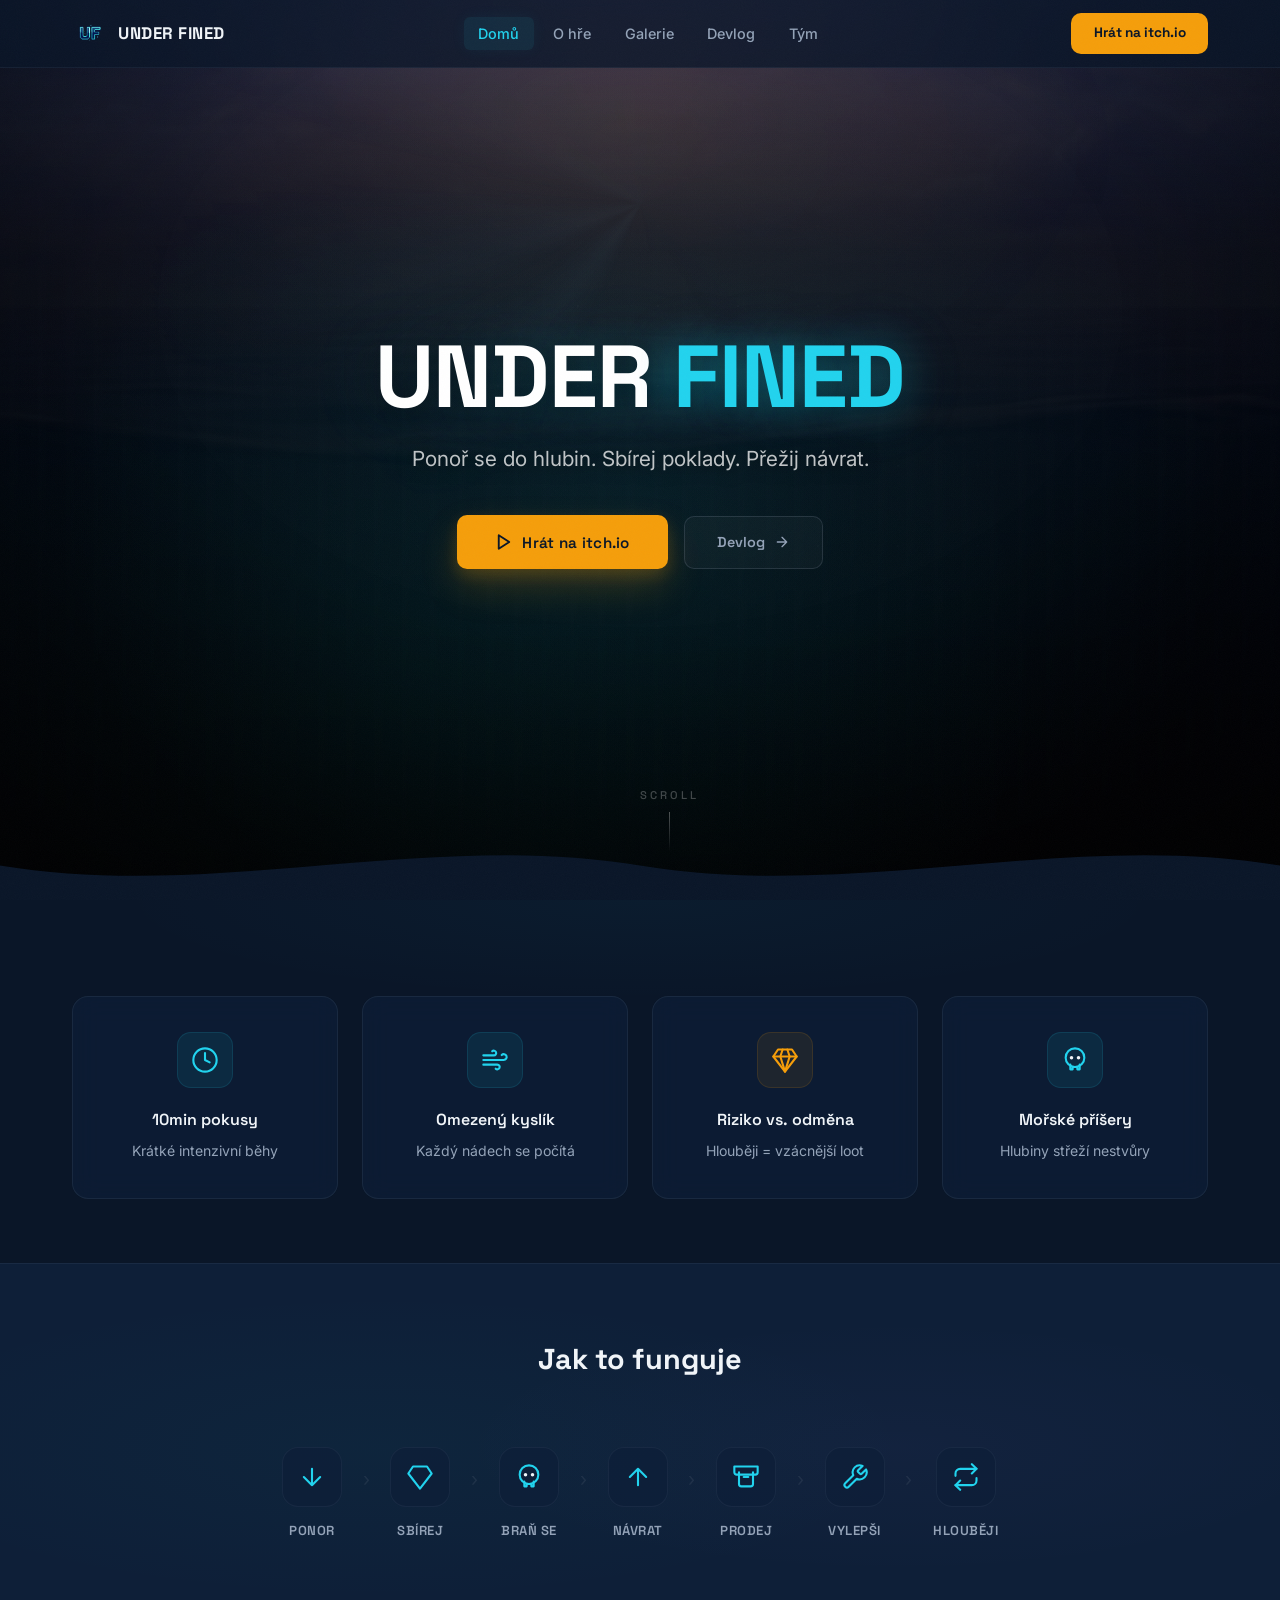
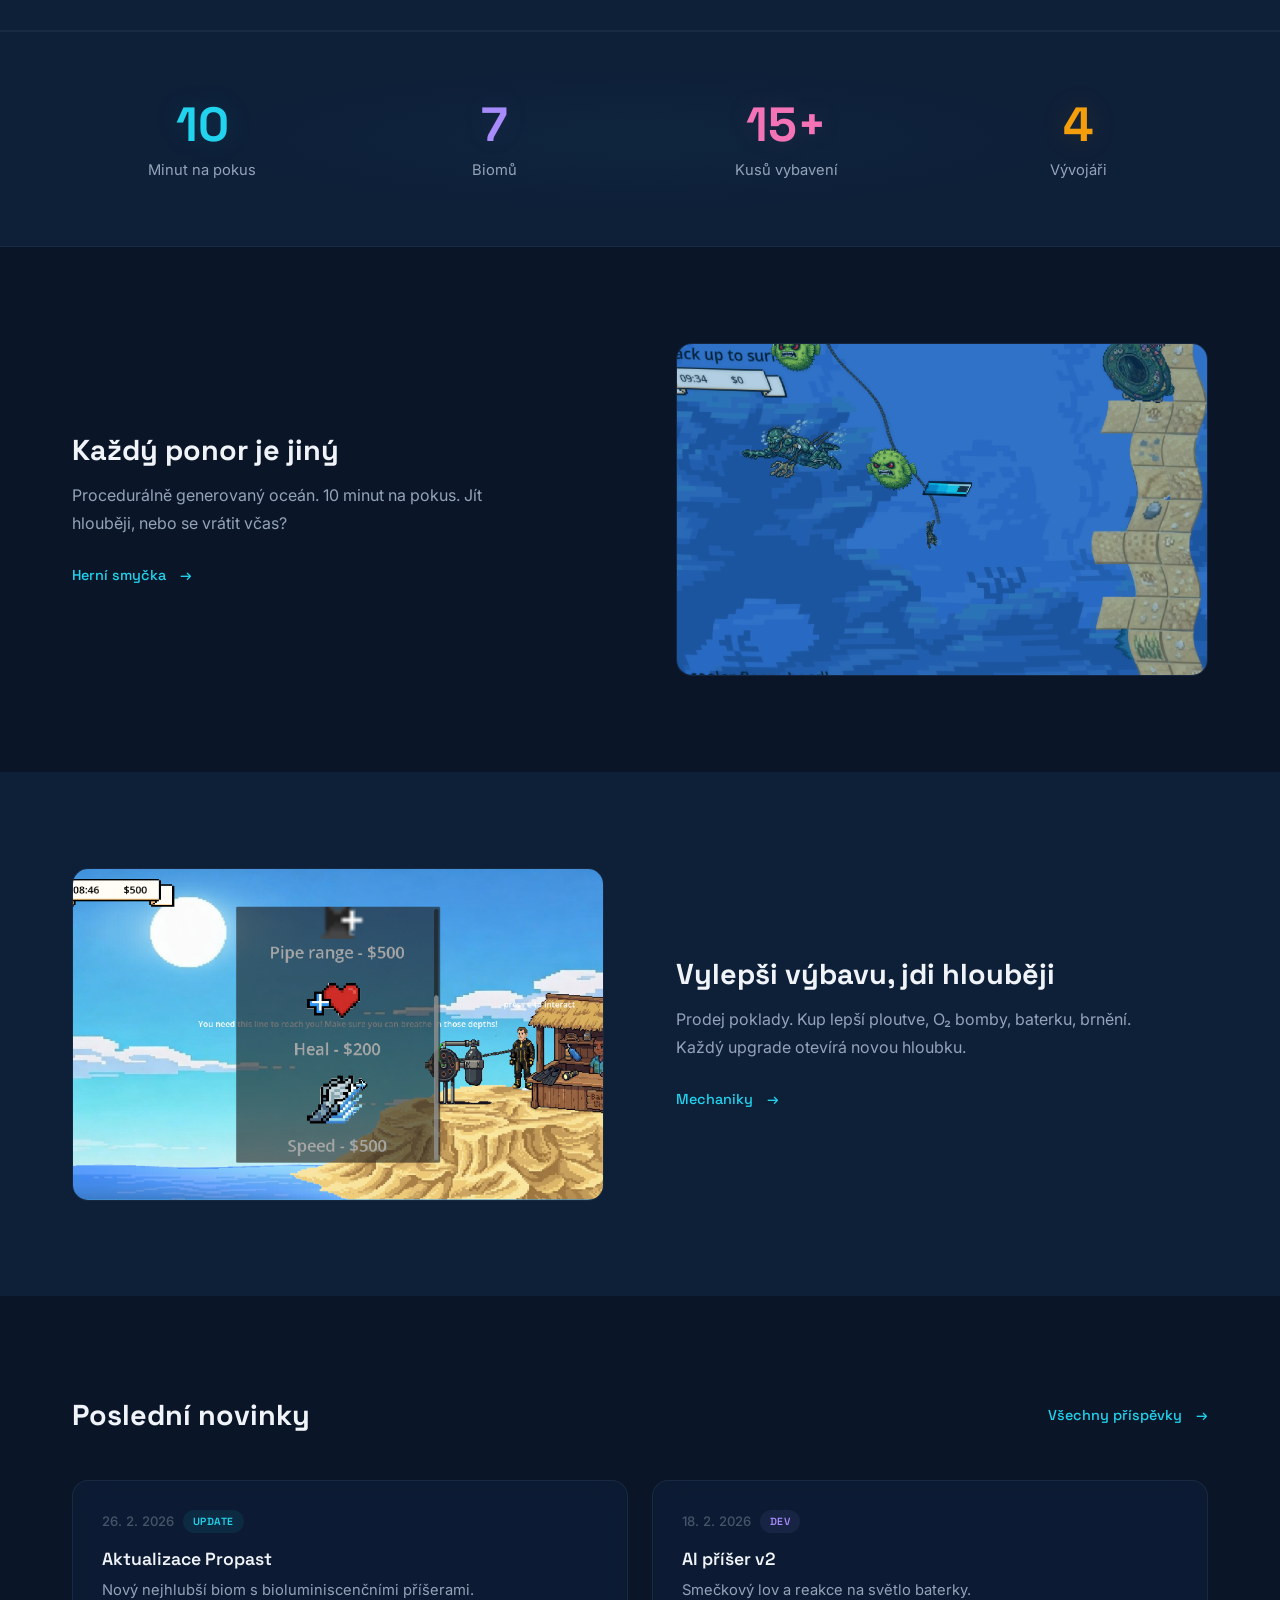
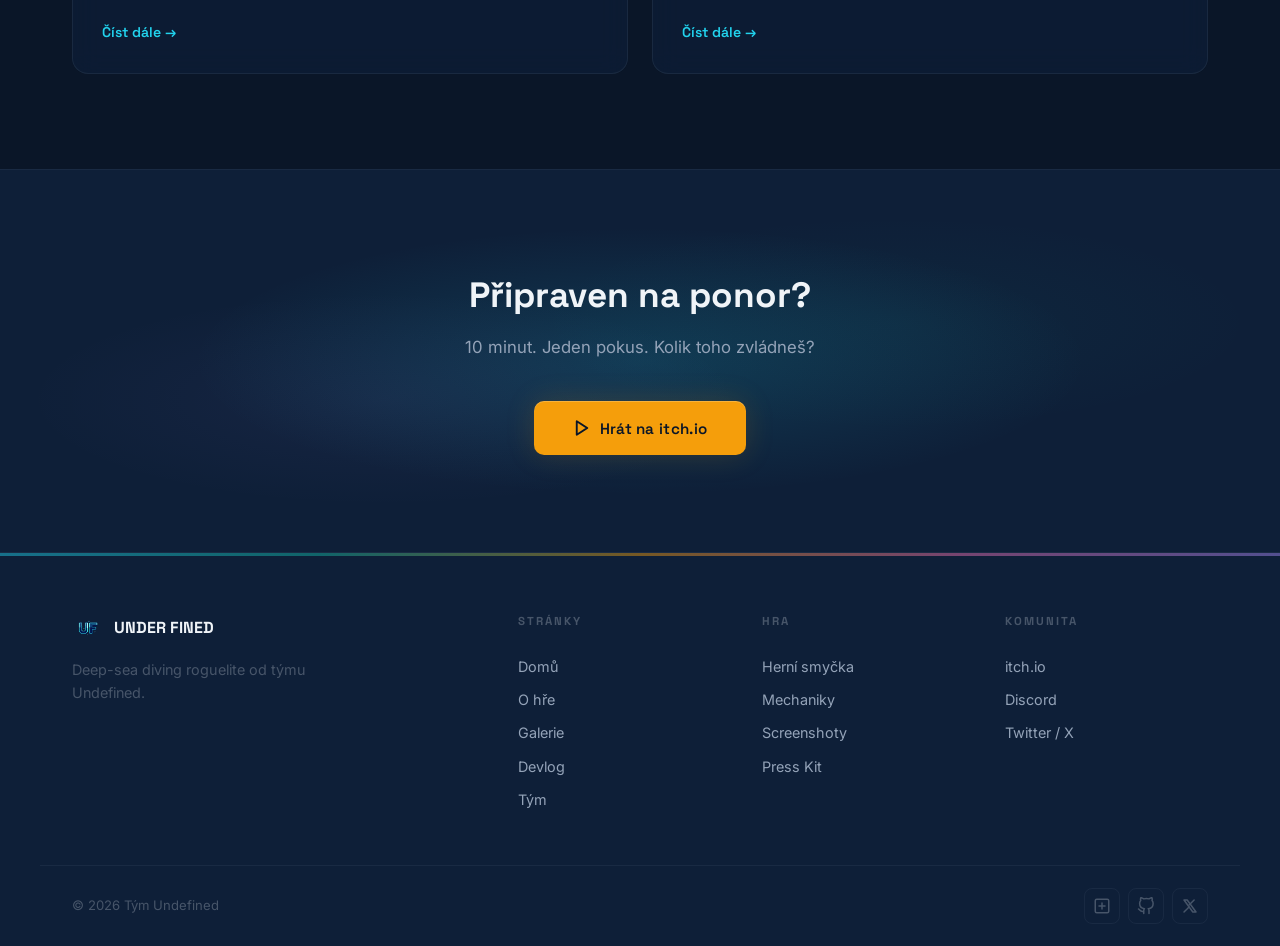
<file: index.html>
<!DOCTYPE html>
<html lang="cs">
<head>
  <meta charset="UTF-8">
  <meta name="viewport" content="width=device-width, initial-scale=1.0">
  <title>UNDER FINED — Deep-Sea Diving Roguelite</title>
  <meta name="description" content="UNDER FINED — 10minutový deep-sea diving roguelite. Ponoř se, sbírej poklady, přežij hlubiny.">
  <link rel="stylesheet" href="style.css">
  <link rel="icon" type="image/png" href="photos/logo.png">
</head>
<body>

<!-- NAV -->
<nav class="nav" id="navbar">
  <div class="nav__inner">
    <a href="index.html" class="nav__logo">
      <span class="nav__logo-icon">
        <img src="photos/logo.png" alt="UNDER FINED">
      </span>
      <span class="nav__logo-text">UNDER FINED</span>
    </a>
    <ul class="nav__links" id="navLinks">
      <li><a href="index.html" class="nav__link">Domů</a></li>
      <li><a href="about.html" class="nav__link">O hře</a></li>
      <li><a href="gallery.html" class="nav__link">Galerie</a></li>
      <li><a href="devlog.html" class="nav__link">Devlog</a></li>
      <li><a href="team.html" class="nav__link">Tým</a></li>
    </ul>
    <a href="https://jadiefication.itch.io/underfined" target="_blank" rel="noopener" class="nav__cta">Hrát na itch.io</a>
    <button class="nav__toggle" id="navToggle" aria-label="Menu">
      <span></span><span></span><span></span>
    </button>
  </div>
</nav>

<!-- HERO -->
<section class="hero" id="hero">
  <!-- parallax background layers -->
  <div class="hero__bg">
    <div class="hero__layer hero__layer--photo"></div>
    <div class="hero__layer hero__layer--sky"></div>
    <div class="hero__layer hero__layer--surface"></div>
    <div class="hero__layer hero__layer--deep"></div>
    <div class="hero__layer hero__layer--rays"></div>
    <div class="hero__layer hero__layer--particles"></div>
    <div class="hero__bubbles" id="heroBubbles" aria-hidden="true"></div>
    <div class="hero__vignette" aria-hidden="true"></div>
  </div>

  <!-- content -->
  <div class="hero__content">
    <h1 class="hero__title">UNDER <span class="accent">FINED</span></h1>
    <p class="hero__subtitle">Ponoř se do hlubin. Sbírej poklady. Přežij návrat.</p>
    <div class="hero__actions">
      <a href="https://jadiefication.itch.io/underfined" target="_blank" rel="noopener" class="btn btn--primary btn--glow">
        <!-- Play icon -->
        <svg width="18" height="18" viewBox="0 0 24 24" fill="none" stroke="currentColor" stroke-width="2.5" stroke-linecap="round" stroke-linejoin="round"><polygon points="5 3 19 12 5 21 5 3"/></svg>
        Hrát na itch.io
      </a>
      <a href="devlog.html" class="btn btn--secondary">
        Devlog
        <svg width="16" height="16" viewBox="0 0 24 24" fill="none" stroke="currentColor" stroke-width="2" stroke-linecap="round" stroke-linejoin="round"><path d="M5 12h14M12 5l7 7-7 7"/></svg>
      </a>
    </div>
  </div>
  <div class="hero__scroll">
    <span class="hero__scroll-label">scroll</span>
    <div class="hero__scroll-line"></div>
  </div>
  <div class="hero__wave">
    <svg viewBox="0 0 1440 80" fill="none" xmlns="http://www.w3.org/2000/svg" preserveAspectRatio="none">
      <path d="M0 40C240 80 480 0 720 40C960 80 1200 0 1440 40V80H0Z" fill="#0a1628"/>
    </svg>
  </div>
</section>

<!-- PILL FEATURES -->
<section class="pills" id="features">
  <div class="container">
    <div class="pills__grid">
      <div class="pill reveal">
        <div class="pill__icon">
          <!-- Clock icon -->
          <svg viewBox="0 0 24 24"><circle cx="12" cy="12" r="10"/><polyline points="12 6 12 12 16 14"/></svg>
        </div>
        <h3>10min pokusy</h3>
        <p>Krátké intenzivní běhy</p>
      </div>
      <div class="pill reveal reveal-d1">
        <div class="pill__icon">
          <!-- Wind / O2 icon -->
          <svg viewBox="0 0 24 24"><path d="M9.59 4.59A2 2 0 1 1 11 8H2m10.59 11.41A2 2 0 1 0 14 16H2m15.73-8.27A2.5 2.5 0 1 1 19.5 12H2"/></svg>
        </div>
        <h3>Omezený kyslík</h3>
        <p>Každý nádech se počítá</p>
      </div>
      <div class="pill reveal reveal-d2">
        <div class="pill__icon pill__icon--sand">
          <!-- Diamond / treasure icon -->
          <svg viewBox="0 0 24 24"><path d="M6 3h12l4 6-10 13L2 9z"/><path d="M2 9h20"/><path d="M10 3l-2 6 4 13 4-13-2-6"/></svg>
        </div>
        <h3>Riziko vs. odměna</h3>
        <p>Hlouběji = vzácnější loot</p>
      </div>
      <div class="pill reveal reveal-d3">
        <div class="pill__icon">
          <!-- Skull / monster icon -->
          <svg viewBox="0 0 24 24"><circle cx="12" cy="10" r="8"/><path d="M8 16v4h2v-2h4v2h2v-4"/><circle cx="9" cy="10" r="1.5" fill="currentColor" stroke="none"/><circle cx="15" cy="10" r="1.5" fill="currentColor" stroke="none"/></svg>
        </div>
        <h3>Mořské příšery</h3>
        <p>Hlubiny střeží nestvůry</p>
      </div>
    </div>
  </div>
</section>

<!-- HOW IT WORKS -->
<section class="how-strip">
  <div class="container">
    <h2 class="reveal">Jak to funguje</h2>
    <div class="how-strip__flow reveal reveal-d1">
      <div class="how-step">
        <div class="how-step__icon">
          <svg viewBox="0 0 24 24"><path d="M12 5v14M5 12l7 7 7-7"/></svg>
        </div>
        <span class="how-step__label">Ponor</span>
      </div>
      <span class="how-arrow">&rsaquo;</span>
      <div class="how-step">
        <div class="how-step__icon">
          <svg viewBox="0 0 24 24"><path d="M6 3h12l4 6-10 13L2 9z"/></svg>
        </div>
        <span class="how-step__label">Sbírej</span>
      </div>
      <span class="how-arrow">&rsaquo;</span>
      <div class="how-step">
        <div class="how-step__icon">
          <svg viewBox="0 0 24 24"><circle cx="12" cy="10" r="8"/><path d="M8 16v4h2v-2h4v2h2v-4"/><circle cx="9" cy="10" r="1.5" fill="currentColor" stroke="none"/><circle cx="15" cy="10" r="1.5" fill="currentColor" stroke="none"/></svg>
        </div>
        <span class="how-step__label">Braň se</span>
      </div>
      <span class="how-arrow">&rsaquo;</span>
      <div class="how-step">
        <div class="how-step__icon">
          <svg viewBox="0 0 24 24"><path d="M12 19V5M5 12l7-7 7 7"/></svg>
        </div>
        <span class="how-step__label">Návrat</span>
      </div>
      <span class="how-arrow">&rsaquo;</span>
      <div class="how-step">
        <div class="how-step__icon">
          <svg viewBox="0 0 24 24"><path d="M2 3h20v5a2 2 0 0 1-2 2H4a2 2 0 0 1-2-2V3z"/><path d="M6 8v10a2 2 0 0 0 2 2h8a2 2 0 0 0 2-2V8"/><path d="M10 12h4"/></svg>
        </div>
        <span class="how-step__label">Prodej</span>
      </div>
      <span class="how-arrow">&rsaquo;</span>
      <div class="how-step">
        <div class="how-step__icon">
          <svg viewBox="0 0 24 24"><path d="M14.7 6.3a1 1 0 0 0 0 1.4l1.6 1.6a1 1 0 0 0 1.4 0l3.77-3.77a6 6 0 0 1-7.94 7.94l-6.91 6.91a2.12 2.12 0 0 1-3-3l6.91-6.91a6 6 0 0 1 7.94-7.94l-3.76 3.76z"/></svg>
        </div>
        <span class="how-step__label">Vylepši</span>
      </div>
      <span class="how-arrow">&rsaquo;</span>
      <div class="how-step">
        <div class="how-step__icon">
          <svg viewBox="0 0 24 24"><polyline points="17 1 21 5 17 9"/><path d="M3 11V9a4 4 0 0 1 4-4h14"/><polyline points="7 23 3 19 7 15"/><path d="M21 13v2a4 4 0 0 1-4 4H3"/></svg>
        </div>
        <span class="how-step__label">Hlouběji</span>
      </div>
    </div>
  </div>
</section>

<!-- STATS -->
<section class="stats">
  <div class="container">
    <div class="stats__grid reveal">
      <div class="stat">
        <p class="stat__number stat__number--cyan">10</p>
        <p class="stat__label">Minut na pokus</p>
      </div>
      <div class="stat">
        <p class="stat__number stat__number--purple">7</p>
        <p class="stat__label">Biomů</p>
      </div>
      <div class="stat">
        <p class="stat__number stat__number--coral">15+</p>
        <p class="stat__label">Kusů vybavení</p>
      </div>
      <div class="stat">
        <p class="stat__number stat__number--sand">4</p>
        <p class="stat__label">Vývojáři</p>
      </div>
    </div>
  </div>
</section>

<!-- FEATURE: DIVE -->
<section class="feature-row">
  <div class="container">
    <div class="feature-row__layout">
      <div class="feature-row__text reveal">
        <h2>Každý ponor je jiný</h2>
        <p>Procedurálně generovaný oceán. 10 minut na pokus. Jít hlouběji, nebo se vrátit včas?</p>
        <a href="about.html#loop" class="btn btn--ghost">
          Herní smyčka <span class="arrow">&rarr;</span>
        </a>
      </div>
      <div class="reveal reveal-d2">
        <div class="img-placeholder">
          <img src="web-photos/water.png" alt="Gameplay – podmořský svět">
        </div>
      </div>
    </div>
  </div>
</section>

<!-- FEATURE: UPGRADE -->
<section class="feature-row feature-row--reversed" style="background: var(--bg-alt);">
  <div class="container">
    <div class="feature-row__layout">
      <div class="feature-row__text reveal">
        <h2>Vylepši výbavu, jdi hlouběji</h2>
        <p>Prodej poklady. Kup lepší ploutve, O₂ bomby, baterku, brnění. Každý upgrade otevírá novou hloubku.</p>
        <a href="about.html#mechanics" class="btn btn--ghost">
          Mechaniky <span class="arrow">&rarr;</span>
        </a>
      </div>
      <div class="reveal reveal-d2">
        <div class="img-placeholder">
          <img src="web-photos/shop.png" alt="Obchod">
        </div>
      </div>
    </div>
  </div>
</section>

<!-- LATEST DEVLOG -->
<section class="latest">
  <div class="container">
    <div class="latest__header reveal">
      <h2>Poslední novinky</h2>
      <a href="devlog.html" class="btn btn--ghost">Všechny příspěvky <span class="arrow">&rarr;</span></a>
    </div>
    <div class="latest__grid">
      <div class="devlog-card reveal reveal-d1">
        <div class="devlog-card__meta">
          <span class="devlog-card__date">26. 2. 2026</span>
          <span class="devlog-card__tag devlog-card__tag--update">Update</span>
        </div>
        <h3>Aktualizace Propast</h3>
        <p>Nový nejhlubší biom s bioluminiscenčními příšerami.</p>
        <a href="post.html" class="devlog-card__link">Číst dále &rarr;</a>
      </div>
      <div class="devlog-card reveal reveal-d2">
        <div class="devlog-card__meta">
          <span class="devlog-card__date">18. 2. 2026</span>
          <span class="devlog-card__tag devlog-card__tag--dev">Dev</span>
        </div>
        <h3>AI příšer v2</h3>
        <p>Smečkový lov a reakce na světlo baterky.</p>
        <a href="post.html" class="devlog-card__link">Číst dále &rarr;</a>
      </div>
    </div>
  </div>
</section>

<!-- CTA -->
<section class="cta-banner">
  <div class="container">
    <div class="cta-banner__inner reveal">
      <h2>Připraven na ponor?</h2>
      <p>10 minut. Jeden pokus. Kolik toho zvládneš?</p>
      <a href="https://jadiefication.itch.io/underfined" target="_blank" rel="noopener" class="btn btn--primary">
        <svg width="18" height="18" viewBox="0 0 24 24" fill="none" stroke="currentColor" stroke-width="2.5" stroke-linecap="round" stroke-linejoin="round"><polygon points="5 3 19 12 5 21 5 3"/></svg>
        Hrát na itch.io
      </a>
    </div>
  </div>
</section>

<!-- FOOTER -->
<footer class="footer">
  <div class="footer__accent-line"></div>
  <div class="footer__top">
    <div class="footer__brand">
      <div class="footer__brand-logo">
        <span class="logo-icon">
          <img src="photos/logo.png" alt="UNDER FINED">
        </span>
        <span class="logo-text">UNDER FINED</span>
      </div>
      <p>Deep-sea diving roguelite od týmu Undefined.</p>
    </div>
    <div class="footer__col">
      <h4>Stránky</h4>
      <a href="index.html">Domů</a>
      <a href="about.html">O hře</a>
      <a href="gallery.html">Galerie</a>
      <a href="devlog.html">Devlog</a>
      <a href="team.html">Tým</a>
    </div>
    <div class="footer__col">
      <h4>Hra</h4>
      <a href="about.html#loop">Herní smyčka</a>
      <a href="about.html#mechanics">Mechaniky</a>
      <a href="gallery.html">Screenshoty</a>
      <a href="presskit.html">Press Kit</a>
    </div>
    <div class="footer__col">
      <h4>Komunita</h4>
      <a href="https://jadiefication.itch.io/underfined" target="_blank">itch.io</a>
      <a href="#">Discord</a>
      <a href="#">Twitter / X</a>
    </div>
  </div>
  <div class="footer__bottom">
    <span class="footer__copy">&copy; 2026 Tým Undefined</span>
    <div class="footer__socials">
      <a href="https://jadiefication.itch.io/underfined" target="_blank" rel="noopener" class="footer__social" title="itch.io">
        <svg viewBox="0 0 24 24" fill="none" stroke="currentColor" stroke-width="2" stroke-linecap="round" stroke-linejoin="round"><rect x="3" y="3" width="18" height="18" rx="2"/><path d="M8 12h8M12 8v8"/></svg>
      </a>
      <a href="#" class="footer__social" title="Discord">
        <svg viewBox="0 0 24 24" fill="none" stroke="currentColor" stroke-width="2" stroke-linecap="round" stroke-linejoin="round"><path d="M9 19c-5 1.5-5-2.5-7-3m14 6v-3.87a3.37 3.37 0 0 0-.94-2.61c3.14-.35 6.44-1.54 6.44-7A5.44 5.44 0 0 0 20 4.77 5.07 5.07 0 0 0 19.91 1S18.73.65 16 2.48a13.38 13.38 0 0 0-7 0C6.27.65 5.09 1 5.09 1A5.07 5.07 0 0 0 5 4.77a5.44 5.44 0 0 0-1.5 3.78c0 5.42 3.3 6.61 6.44 7A3.37 3.37 0 0 0 9 18.13V22"/></svg>
      </a>
      <a href="#" class="footer__social" title="Twitter / X">
        <svg viewBox="0 0 24 24" fill="none" stroke="currentColor" stroke-width="2" stroke-linecap="round" stroke-linejoin="round"><path d="M4 4l11.733 16h4.267l-11.733-16z"/><path d="M4 20l6.768-6.768M17.5 4l-6.768 6.768"/></svg>
      </a>
    </div>
  </div>
</footer>

<div class="page-bubbles" id="pageBubbles"></div>

<script src="main.js"></script>
</body>
</html>
</file>
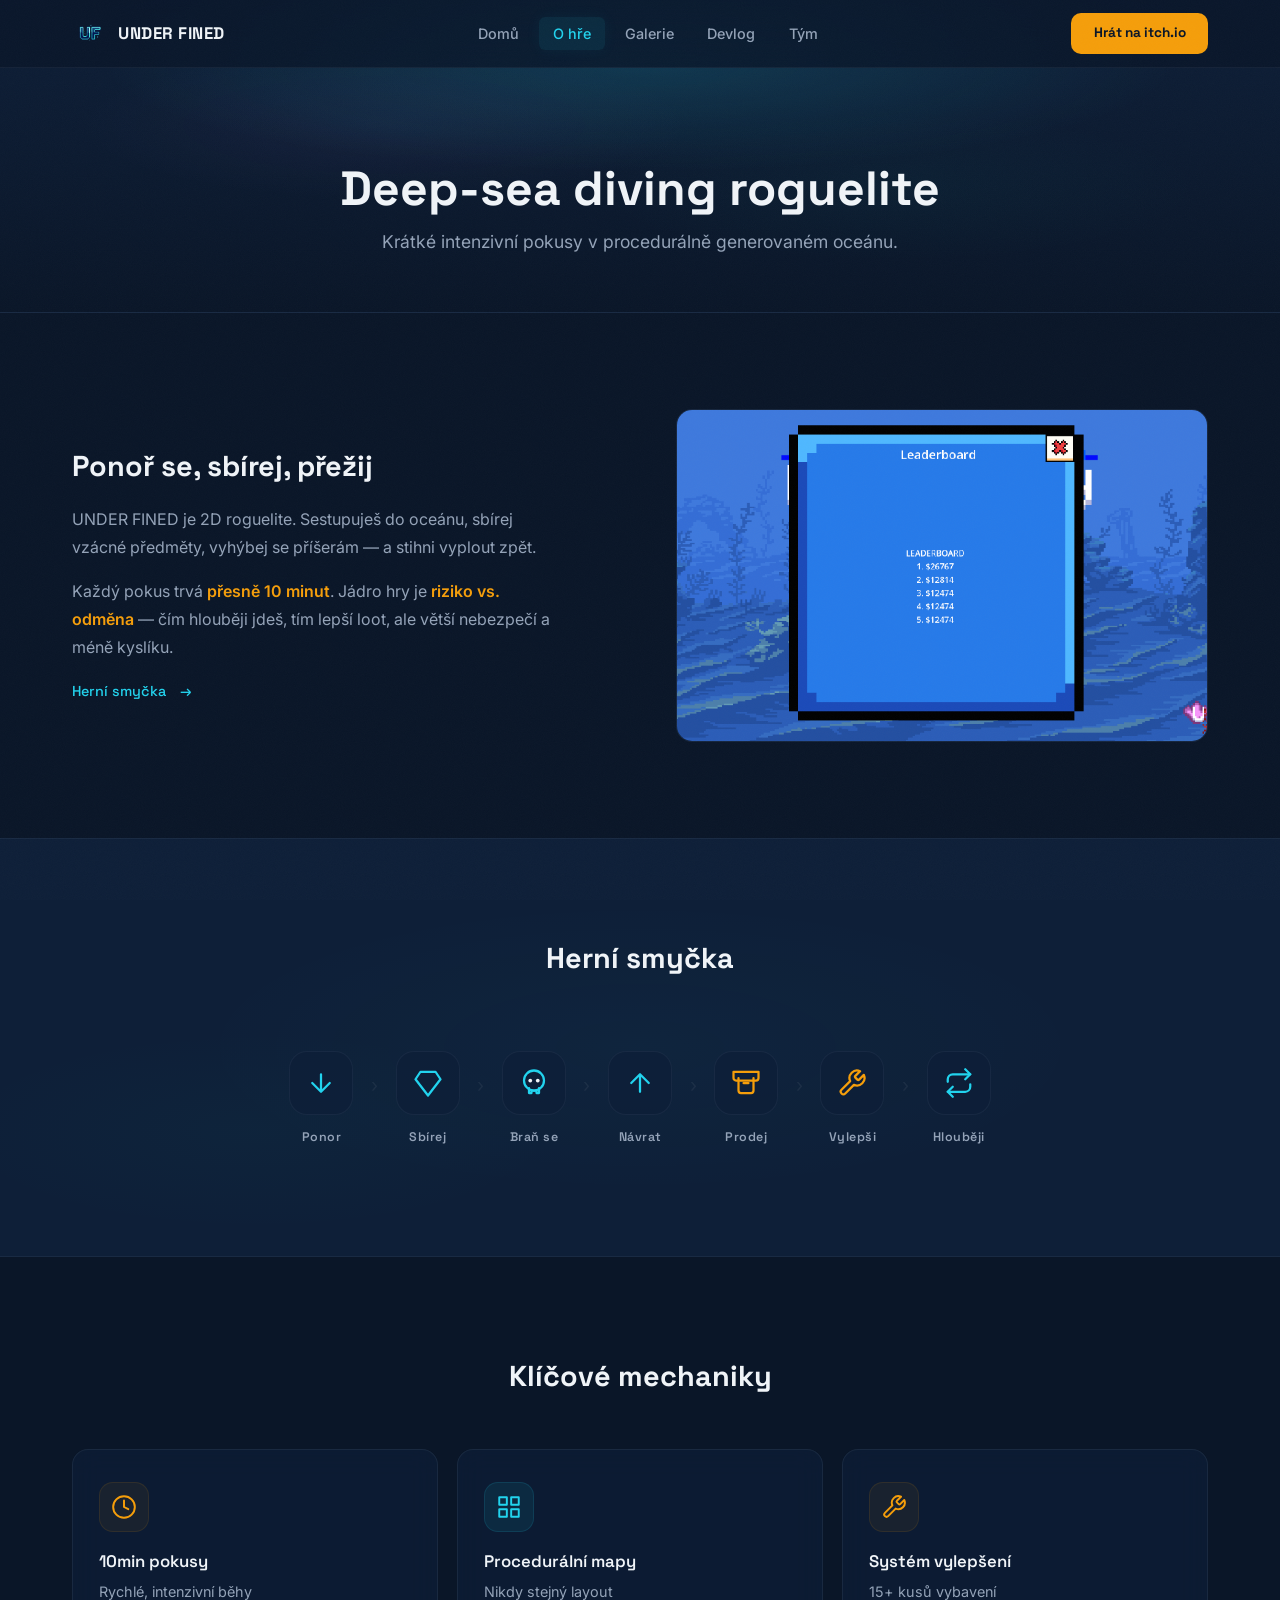
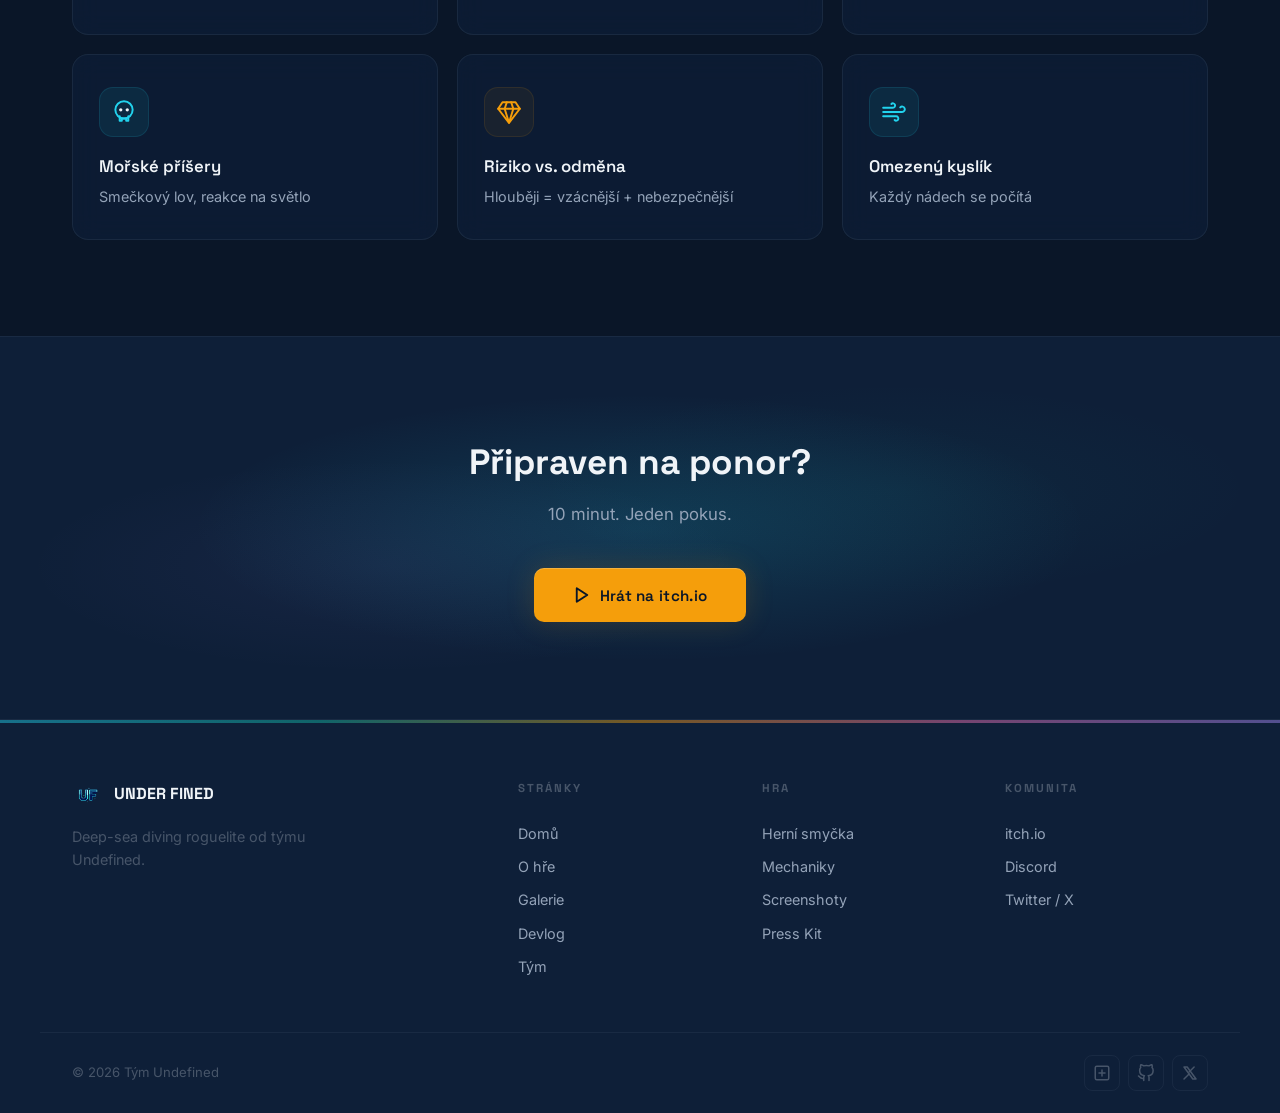
<file: about.html>
<!DOCTYPE html>
<html lang="cs">
<head>
  <meta charset="UTF-8">
  <meta name="viewport" content="width=device-width, initial-scale=1.0">
  <title>O hře — UNDER FINED</title>
  <meta name="description" content="Herní mechaniky a koncept UNDER FINED — deep-sea diving roguelite.">
  <link rel="stylesheet" href="style.css">
  <link rel="icon" type="image/png" href="photos/logo.png">
</head>
<body>

<!-- NAV -->
<nav class="nav" id="navbar">
  <div class="nav__inner">
    <a href="index.html" class="nav__logo">
      <span class="nav__logo-icon">
        <img src="photos/logo.png" alt="UNDER FINED">
      </span>
      <span class="nav__logo-text">UNDER FINED</span>
    </a>
    <ul class="nav__links" id="navLinks">
      <li><a href="index.html" class="nav__link">Domů</a></li>
      <li><a href="about.html" class="nav__link">O hře</a></li>
      <li><a href="gallery.html" class="nav__link">Galerie</a></li>
      <li><a href="devlog.html" class="nav__link">Devlog</a></li>
      <li><a href="team.html" class="nav__link">Tým</a></li>
    </ul>
    <a href="https://jadiefication.itch.io/underfined" target="_blank" rel="noopener" class="nav__cta">Hrát na itch.io</a>
    <button class="nav__toggle" id="navToggle" aria-label="Menu">
      <span></span><span></span><span></span>
    </button>
  </div>
</nav>

<!-- PAGE HEADER -->
<header class="page-header">
  <div class="container">
    <h1>Deep-sea diving roguelite</h1>
    <p>Krátké intenzivní pokusy v procedurálně generovaném oceánu.</p>
  </div>
</header>

<!-- CONCEPT -->
<section class="concept">
  <div class="container">
    <div class="concept__layout">
      <div class="concept__text reveal">
        <h2>Ponoř se, sbírej, přežij</h2>
        <p>UNDER FINED je 2D roguelite. Sestupuješ do oceánu, sbírej vzácné předměty, vyhýbej se příšerám — a stihni vyplout zpět.</p>
        <p>Každý pokus trvá <span class="hl">přesně 10 minut</span>. Jádro hry je <span class="hl">riziko vs. odměna</span> — čím hlouběji jdeš, tím lepší loot, ale větší nebezpečí a méně kyslíku.</p>
        <a href="#loop" class="btn btn--ghost">
          Herní smyčka <span class="arrow">&rarr;</span>
        </a>
      </div>
      <div class="reveal reveal-d2">
        <div class="img-placeholder">
          
          <img src="web-photos/leaderboard.png" alt="Concept art">
          <span>Concept art</span>
        </div>
      </div>
    </div>
  </div>
</section>

<!-- GAME LOOP -->
<section class="loop-section" id="loop">
  <div class="container text-center">
    <h2 class="reveal">Herní smyčka</h2>
    <div class="loop reveal reveal-d1">
      <div class="loop__step">
        <div class="loop__icon">
          <svg viewBox="0 0 24 24"><path d="M12 5v14M5 12l7 7 7-7"/></svg>
        </div>
        <span class="loop__label">Ponor</span>
      </div>
      <span class="loop__arrow">&rsaquo;</span>
      <div class="loop__step">
        <div class="loop__icon">
          <svg viewBox="0 0 24 24"><path d="M6 3h12l4 6-10 13L2 9z"/></svg>
        </div>
        <span class="loop__label">Sbírej</span>
      </div>
      <span class="loop__arrow">&rsaquo;</span>
      <div class="loop__step">
        <div class="loop__icon">
          <svg viewBox="0 0 24 24"><circle cx="12" cy="10" r="8"/><path d="M8 16v4h2v-2h4v2h2v-4"/><circle cx="9" cy="10" r="1.5" fill="currentColor" stroke="none"/><circle cx="15" cy="10" r="1.5" fill="currentColor" stroke="none"/></svg>
        </div>
        <span class="loop__label">Braň se</span>
      </div>
      <span class="loop__arrow">&rsaquo;</span>
      <div class="loop__step">
        <div class="loop__icon">
          <svg viewBox="0 0 24 24"><path d="M12 19V5M5 12l7-7 7 7"/></svg>
        </div>
        <span class="loop__label">Návrat</span>
      </div>
      <span class="loop__arrow">&rsaquo;</span>
      <div class="loop__step">
        <div class="loop__icon loop__icon--sand">
          <svg viewBox="0 0 24 24"><path d="M2 3h20v5a2 2 0 0 1-2 2H4a2 2 0 0 1-2-2V3z"/><path d="M6 8v10a2 2 0 0 0 2 2h8a2 2 0 0 0 2-2V8"/><path d="M10 12h4"/></svg>
        </div>
        <span class="loop__label">Prodej</span>
      </div>
      <span class="loop__arrow">&rsaquo;</span>
      <div class="loop__step">
        <div class="loop__icon loop__icon--sand">
          <svg viewBox="0 0 24 24"><path d="M14.7 6.3a1 1 0 0 0 0 1.4l1.6 1.6a1 1 0 0 0 1.4 0l3.77-3.77a6 6 0 0 1-7.94 7.94l-6.91 6.91a2.12 2.12 0 0 1-3-3l6.91-6.91a6 6 0 0 1 7.94-7.94l-3.76 3.76z"/></svg>
        </div>
        <span class="loop__label">Vylepši</span>
      </div>
      <span class="loop__arrow">&rsaquo;</span>
      <div class="loop__step">
        <div class="loop__icon">
          <svg viewBox="0 0 24 24"><polyline points="17 1 21 5 17 9"/><path d="M3 11V9a4 4 0 0 1 4-4h14"/><polyline points="7 23 3 19 7 15"/><path d="M21 13v2a4 4 0 0 1-4 4H3"/></svg>
        </div>
        <span class="loop__label">Hlouběji</span>
      </div>
    </div>
  </div>
</section>

<!-- KEY MECHANICS -->
<section class="mechanics" id="mechanics">
  <div class="container">
    <h2 class="reveal">Klíčové mechaniky</h2>
    <div class="mechanics__grid">
      <div class="mech-card reveal">
        <div class="mech-card__icon">
          <svg viewBox="0 0 24 24"><circle cx="12" cy="12" r="10"/><polyline points="12 6 12 12 16 14"/></svg>
        </div>
        <h3>10min pokusy</h3>
        <p>Rychlé, intenzivní běhy</p>
      </div>
      <div class="mech-card reveal reveal-d1">
        <div class="mech-card__icon mech-card__icon--cyan">
          <svg viewBox="0 0 24 24"><rect x="3" y="3" width="7" height="7"/><rect x="14" y="3" width="7" height="7"/><rect x="14" y="14" width="7" height="7"/><rect x="3" y="14" width="7" height="7"/></svg>
        </div>
        <h3>Procedurální mapy</h3>
        <p>Nikdy stejný layout</p>
      </div>
      <div class="mech-card reveal reveal-d2">
        <div class="mech-card__icon">
          <svg viewBox="0 0 24 24"><path d="M14.7 6.3a1 1 0 0 0 0 1.4l1.6 1.6a1 1 0 0 0 1.4 0l3.77-3.77a6 6 0 0 1-7.94 7.94l-6.91 6.91a2.12 2.12 0 0 1-3-3l6.91-6.91a6 6 0 0 1 7.94-7.94l-3.76 3.76z"/></svg>
        </div>
        <h3>Systém vylepšení</h3>
        <p>15+ kusů vybavení</p>
      </div>
      <div class="mech-card reveal reveal-d1">
        <div class="mech-card__icon mech-card__icon--cyan">
          <svg viewBox="0 0 24 24"><circle cx="12" cy="10" r="8"/><path d="M8 16v4h2v-2h4v2h2v-4"/><circle cx="9" cy="10" r="1.5" fill="currentColor" stroke="none"/><circle cx="15" cy="10" r="1.5" fill="currentColor" stroke="none"/></svg>
        </div>
        <h3>Mořské příšery</h3>
        <p>Smečkový lov, reakce na světlo</p>
      </div>
      <div class="mech-card reveal reveal-d2">
        <div class="mech-card__icon">
          <svg viewBox="0 0 24 24"><path d="M6 3h12l4 6-10 13L2 9z"/><path d="M2 9h20"/><path d="M10 3l-2 6 4 13 4-13-2-6"/></svg>
        </div>
        <h3>Riziko vs. odměna</h3>
        <p>Hlouběji = vzácnější + nebezpečnější</p>
      </div>
      <div class="mech-card reveal reveal-d3">
        <div class="mech-card__icon mech-card__icon--cyan">
          <svg viewBox="0 0 24 24"><path d="M9.59 4.59A2 2 0 1 1 11 8H2m10.59 11.41A2 2 0 1 0 14 16H2m15.73-8.27A2.5 2.5 0 1 1 19.5 12H2"/></svg>
        </div>
        <h3>Omezený kyslík</h3>
        <p>Každý nádech se počítá</p>
      </div>
    </div>
  </div>
</section>

<!-- CTA -->
<section class="cta-banner">
  <div class="container">
    <div class="cta-banner__inner reveal">
      <h2>Připraven na ponor?</h2>
      <p>10 minut. Jeden pokus.</p>
      <a href="https://jadiefication.itch.io/underfined" target="_blank" rel="noopener" class="btn btn--primary">
        <svg width="18" height="18" viewBox="0 0 24 24" fill="none" stroke="currentColor" stroke-width="2.5" stroke-linecap="round" stroke-linejoin="round"><polygon points="5 3 19 12 5 21 5 3"/></svg>
        Hrát na itch.io
      </a>
    </div>
  </div>
</section>

<!-- FOOTER -->
<footer class="footer">
  <div class="footer__accent-line"></div>
  <div class="footer__top">
    <div class="footer__brand">
      <div class="footer__brand-logo">
        <span class="logo-icon"><img src="photos/logo.png" alt="UNDER FINED"></span>
        <span class="logo-text">UNDER FINED</span>
      </div>
      <p>Deep-sea diving roguelite od týmu Undefined.</p>
    </div>
    <div class="footer__col">
      <h4>Stránky</h4>
      <a href="index.html">Domů</a>
      <a href="about.html">O hře</a>
      <a href="gallery.html">Galerie</a>
      <a href="devlog.html">Devlog</a>
      <a href="team.html">Tým</a>
    </div>
    <div class="footer__col">
      <h4>Hra</h4>
      <a href="about.html#loop">Herní smyčka</a>
      <a href="about.html#mechanics">Mechaniky</a>
      <a href="gallery.html">Screenshoty</a>
      <a href="presskit.html">Press Kit</a>
    </div>
    <div class="footer__col">
      <h4>Komunita</h4>
      <a href="https://jadiefication.itch.io/underfined" target="_blank">itch.io</a>
      <a href="#">Discord</a>
      <a href="#">Twitter / X</a>
    </div>
  </div>
  <div class="footer__bottom">
    <span class="footer__copy">&copy; 2026 Tým Undefined</span>
    <div class="footer__socials">
      <a href="https://jadiefication.itch.io/underfined" target="_blank" rel="noopener" class="footer__social" title="itch.io">
        <svg viewBox="0 0 24 24" fill="none" stroke="currentColor" stroke-width="2" stroke-linecap="round" stroke-linejoin="round"><rect x="3" y="3" width="18" height="18" rx="2"/><path d="M8 12h8M12 8v8"/></svg>
      </a>
      <a href="#" class="footer__social" title="Discord">
        <svg viewBox="0 0 24 24" fill="none" stroke="currentColor" stroke-width="2" stroke-linecap="round" stroke-linejoin="round"><path d="M9 19c-5 1.5-5-2.5-7-3m14 6v-3.87a3.37 3.37 0 0 0-.94-2.61c3.14-.35 6.44-1.54 6.44-7A5.44 5.44 0 0 0 20 4.77 5.07 5.07 0 0 0 19.91 1S18.73.65 16 2.48a13.38 13.38 0 0 0-7 0C6.27.65 5.09 1 5.09 1A5.07 5.07 0 0 0 5 4.77a5.44 5.44 0 0 0-1.5 3.78c0 5.42 3.3 6.61 6.44 7A3.37 3.37 0 0 0 9 18.13V22"/></svg>
      </a>
      <a href="#" class="footer__social" title="Twitter / X">
        <svg viewBox="0 0 24 24" fill="none" stroke="currentColor" stroke-width="2" stroke-linecap="round" stroke-linejoin="round"><path d="M4 4l11.733 16h4.267l-11.733-16z"/><path d="M4 20l6.768-6.768M17.5 4l-6.768 6.768"/></svg>
      </a>
    </div>
  </div>
</footer>

<div class="page-bubbles" id="pageBubbles"></div>
<script src="main.js"></script>
</body>
</html>
</file>
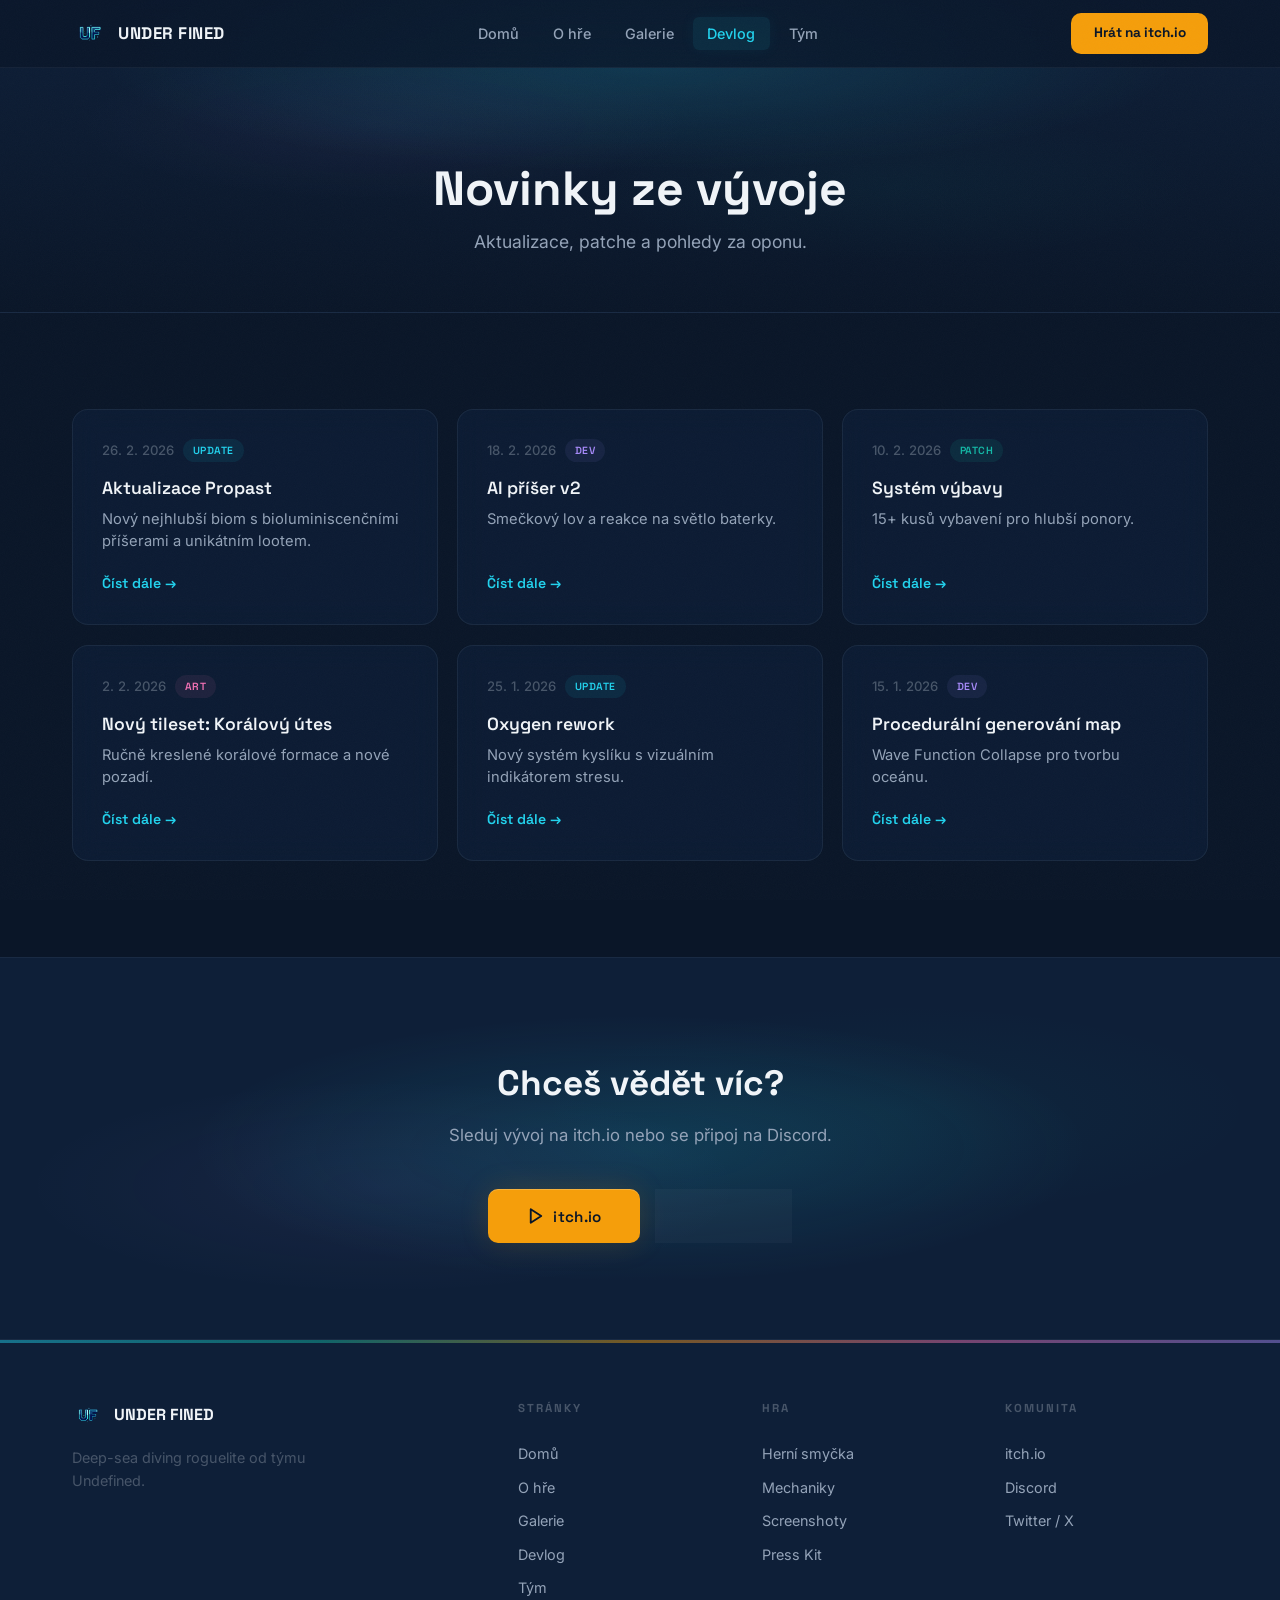
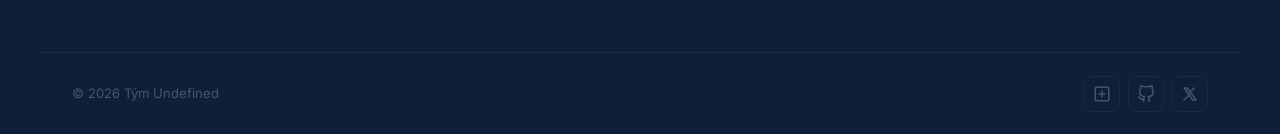
<file: devlog.html>
<!DOCTYPE html>
<html lang="cs">
<head>
  <meta charset="UTF-8">
  <meta name="viewport" content="width=device-width, initial-scale=1.0">
  <title>Devlog — UNDER FINED</title>
  <meta name="description" content="Novinky a devlog ze vývoje UNDER FINED.">
  <link rel="stylesheet" href="style.css">
  <link rel="icon" type="image/png" href="photos/logo.png">
</head>
<body>

<!-- NAV -->
<nav class="nav" id="navbar">
  <div class="nav__inner">
    <a href="index.html" class="nav__logo">
      <span class="nav__logo-icon">
        <img src="photos/logo.png" alt="UNDER FINED">
      </span>
      <span class="nav__logo-text">UNDER FINED</span>
    </a>
    <ul class="nav__links" id="navLinks">
      <li><a href="index.html" class="nav__link">Domů</a></li>
      <li><a href="about.html" class="nav__link">O hře</a></li>
      <li><a href="gallery.html" class="nav__link">Galerie</a></li>
      <li><a href="devlog.html" class="nav__link">Devlog</a></li>
      <li><a href="team.html" class="nav__link">Tým</a></li>
    </ul>
    <a href="https://jadiefication.itch.io/underfined" target="_blank" rel="noopener" class="nav__cta">Hrát na itch.io</a>
    <button class="nav__toggle" id="navToggle" aria-label="Menu">
      <span></span><span></span><span></span>
    </button>
  </div>
</nav>

<!-- PAGE HEADER -->
<header class="page-header">
  <div class="container">
    <h1>Novinky ze vývoje</h1>
    <p>Aktualizace, patche a pohledy za oponu.</p>
  </div>
</header>

<!-- DEVLOG LIST -->
<section class="devlog-section">
  <div class="container">
    <div class="devlog-grid">

      <div class="devlog-card reveal">
        <div class="devlog-card__meta">
          <span class="devlog-card__date">26. 2. 2026</span>
          <span class="devlog-card__tag devlog-card__tag--update">Update</span>
        </div>
        <h3>Aktualizace Propast</h3>
        <p>Nový nejhlubší biom s bioluminiscenčními příšerami a unikátním lootem.</p>
        <a href="post.html" class="devlog-card__link">Číst dále &rarr;</a>
      </div>

      <div class="devlog-card reveal reveal-d1">
        <div class="devlog-card__meta">
          <span class="devlog-card__date">18. 2. 2026</span>
          <span class="devlog-card__tag devlog-card__tag--dev">Dev</span>
        </div>
        <h3>AI příšer v2</h3>
        <p>Smečkový lov a reakce na světlo baterky.</p>
        <a href="post.html" class="devlog-card__link">Číst dále &rarr;</a>
      </div>

      <div class="devlog-card reveal reveal-d2">
        <div class="devlog-card__meta">
          <span class="devlog-card__date">10. 2. 2026</span>
          <span class="devlog-card__tag devlog-card__tag--patch">Patch</span>
        </div>
        <h3>Systém výbavy</h3>
        <p>15+ kusů vybavení pro hlubší ponory.</p>
        <a href="post.html" class="devlog-card__link">Číst dále &rarr;</a>
      </div>

      <div class="devlog-card reveal">
        <div class="devlog-card__meta">
          <span class="devlog-card__date">2. 2. 2026</span>
          <span class="devlog-card__tag devlog-card__tag--art">Art</span>
        </div>
        <h3>Nový tileset: Korálový útes</h3>
        <p>Ručně kreslené korálové formace a nové pozadí.</p>
        <a href="post.html" class="devlog-card__link">Číst dále &rarr;</a>
      </div>

      <div class="devlog-card reveal reveal-d1">
        <div class="devlog-card__meta">
          <span class="devlog-card__date">25. 1. 2026</span>
          <span class="devlog-card__tag devlog-card__tag--update">Update</span>
        </div>
        <h3>Oxygen rework</h3>
        <p>Nový systém kyslíku s vizuálním indikátorem stresu.</p>
        <a href="post.html" class="devlog-card__link">Číst dále &rarr;</a>
      </div>

      <div class="devlog-card reveal reveal-d2">
        <div class="devlog-card__meta">
          <span class="devlog-card__date">15. 1. 2026</span>
          <span class="devlog-card__tag devlog-card__tag--dev">Dev</span>
        </div>
        <h3>Procedurální generování map</h3>
        <p>Wave Function Collapse pro tvorbu oceánu.</p>
        <a href="post.html" class="devlog-card__link">Číst dále &rarr;</a>
      </div>

    </div>
  </div>
</section>

<!-- CTA -->
<section class="cta-banner">
  <div class="container">
    <div class="cta-banner__inner reveal">
      <h2>Chceš vědět víc?</h2>
      <p>Sleduj vývoj na itch.io nebo se připoj na Discord.</p>
      <div style="display: flex; align-items: center; justify-content: center; gap: 1rem; flex-wrap: wrap;">
        <a href="https://jadiefication.itch.io/underfined" target="_blank" rel="noopener" class="btn btn--primary">
          <svg width="18" height="18" viewBox="0 0 24 24" fill="none" stroke="currentColor" stroke-width="2.5" stroke-linecap="round" stroke-linejoin="round"><polygon points="5 3 19 12 5 21 5 3"/></svg>
          itch.io
        </a>
        <a href="#" class="btn btn--secondary">Discord &rarr;</a>
      </div>
    </div>
  </div>
</section>

<!-- FOOTER -->
<footer class="footer">
  <div class="footer__accent-line"></div>
  <div class="footer__top">
    <div class="footer__brand">
      <div class="footer__brand-logo">
        <span class="logo-icon"><img src="photos/logo.png" alt="UNDER FINED"></span>
        <span class="logo-text">UNDER FINED</span>
      </div>
      <p>Deep-sea diving roguelite od týmu Undefined.</p>
    </div>
    <div class="footer__col">
      <h4>Stránky</h4>
      <a href="index.html">Domů</a><a href="about.html">O hře</a><a href="gallery.html">Galerie</a><a href="devlog.html">Devlog</a><a href="team.html">Tým</a>
    </div>
    <div class="footer__col">
      <h4>Hra</h4>
      <a href="about.html#loop">Herní smyčka</a><a href="about.html#mechanics">Mechaniky</a><a href="gallery.html">Screenshoty</a><a href="presskit.html">Press Kit</a>
    </div>
    <div class="footer__col">
      <h4>Komunita</h4>
      <a href="https://jadiefication.itch.io/underfined" target="_blank">itch.io</a><a href="#">Discord</a><a href="#">Twitter / X</a>
    </div>
  </div>
  <div class="footer__bottom">
    <span class="footer__copy">&copy; 2026 Tým Undefined</span>
    <div class="footer__socials">
      <a href="https://jadiefication.itch.io/underfined" target="_blank" rel="noopener" class="footer__social" title="itch.io"><svg viewBox="0 0 24 24" fill="none" stroke="currentColor" stroke-width="2" stroke-linecap="round" stroke-linejoin="round"><rect x="3" y="3" width="18" height="18" rx="2"/><path d="M8 12h8M12 8v8"/></svg></a>
      <a href="#" class="footer__social" title="Discord"><svg viewBox="0 0 24 24" fill="none" stroke="currentColor" stroke-width="2" stroke-linecap="round" stroke-linejoin="round"><path d="M9 19c-5 1.5-5-2.5-7-3m14 6v-3.87a3.37 3.37 0 0 0-.94-2.61c3.14-.35 6.44-1.54 6.44-7A5.44 5.44 0 0 0 20 4.77 5.07 5.07 0 0 0 19.91 1S18.73.65 16 2.48a13.38 13.38 0 0 0-7 0C6.27.65 5.09 1 5.09 1A5.07 5.07 0 0 0 5 4.77a5.44 5.44 0 0 0-1.5 3.78c0 5.42 3.3 6.61 6.44 7A3.37 3.37 0 0 0 9 18.13V22"/></svg></a>
      <a href="#" class="footer__social" title="Twitter / X"><svg viewBox="0 0 24 24" fill="none" stroke="currentColor" stroke-width="2" stroke-linecap="round" stroke-linejoin="round"><path d="M4 4l11.733 16h4.267l-11.733-16z"/><path d="M4 20l6.768-6.768M17.5 4l-6.768 6.768"/></svg></a>
    </div>
  </div>
</footer>

<div class="page-bubbles" id="pageBubbles"></div>
<script src="main.js"></script>
</body>
</html>
</file>
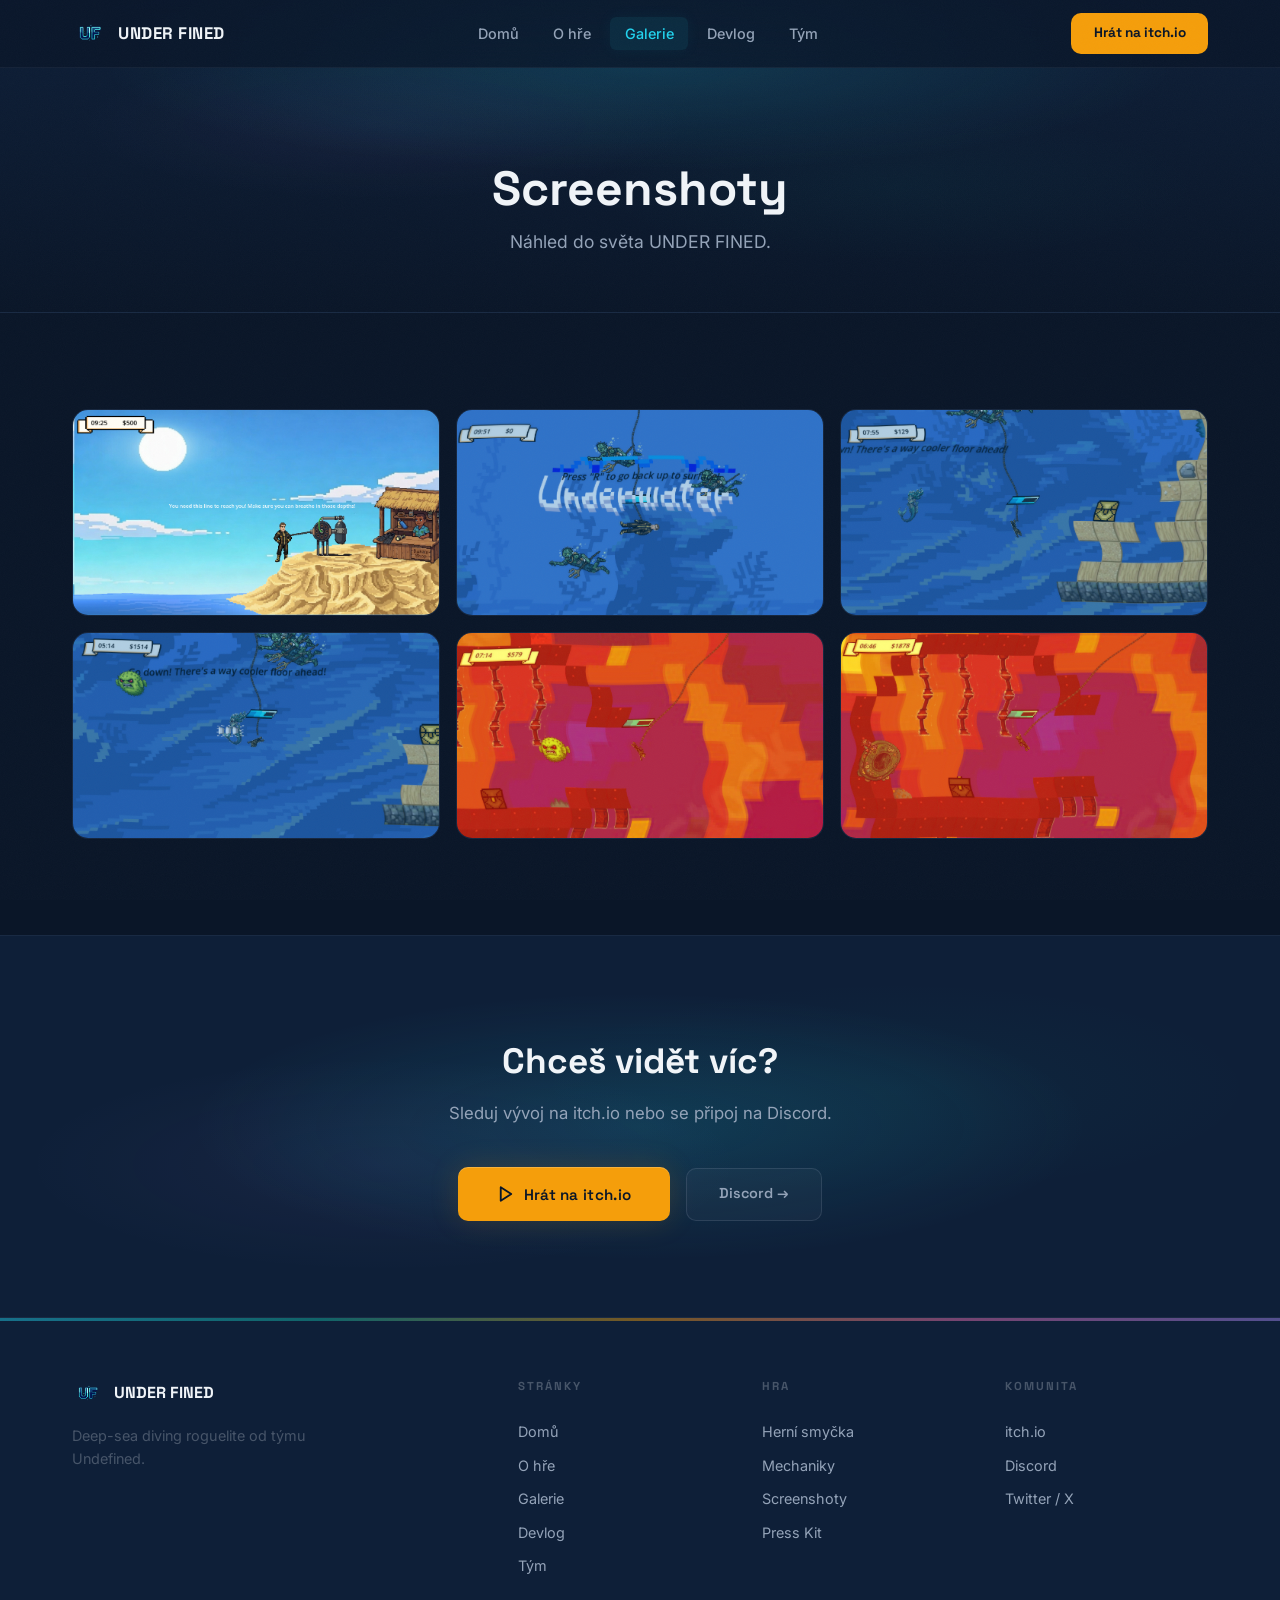
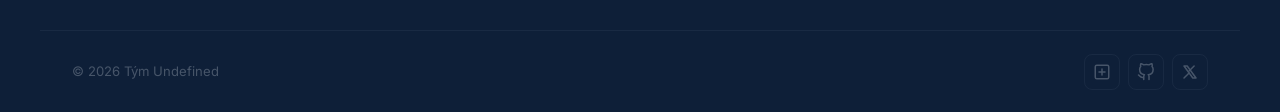
<file: gallery.html>
<!DOCTYPE html>
<html lang="cs">
<head>
  <meta charset="UTF-8">
  <meta name="viewport" content="width=device-width, initial-scale=1.0">
  <title>Galerie — UNDER FINED</title>
  <meta name="description" content="Screenshoty a vizuály z UNDER FINED.">
  <link rel="stylesheet" href="style.css">
  <link rel="icon" type="image/png" href="photos/logo.png">
</head>
<body>

<!-- NAV -->
<nav class="nav" id="navbar">
  <div class="nav__inner">
    <a href="index.html" class="nav__logo">
      <span class="nav__logo-icon">
        <img src="photos/logo.png" alt="UNDER FINED">
      </span>
      <span class="nav__logo-text">UNDER FINED</span>
    </a>
    <ul class="nav__links" id="navLinks">
      <li><a href="index.html" class="nav__link">Domů</a></li>
      <li><a href="about.html" class="nav__link">O hře</a></li>
      <li><a href="gallery.html" class="nav__link">Galerie</a></li>
      <li><a href="devlog.html" class="nav__link">Devlog</a></li>
      <li><a href="team.html" class="nav__link">Tým</a></li>
    </ul>
    <a href="https://jadiefication.itch.io/underfined" target="_blank" rel="noopener" class="nav__cta">Hrát na itch.io</a>
    <button class="nav__toggle" id="navToggle" aria-label="Menu">
      <span></span><span></span><span></span>
    </button>
  </div>
</nav>

<!-- PAGE HEADER -->
<header class="page-header">
  <div class="container">
    <h1>Screenshoty</h1>
    <p>Náhled do světa UNDER FINED.</p>
  </div>
</header>

<!-- GALLERY -->
<section class="gallery-section">
  <div class="container">

    <!-- Grid -->
    <div class="gallery-grid reveal reveal-d1">

      <div class="gallery-item" onclick="openLightbox(this)">
        <img src="web-photos/main.png" alt="Hlavní záběr">
        <div class="gallery-item__overlay"><span>Zobrazit</span></div>
      </div>

      <div class="gallery-item" onclick="openLightbox(this)">
        <img src="web-photos/underwater.png" alt="Pod vodou">
        <div class="gallery-item__overlay"><span>Zobrazit</span></div>
      </div>

      <div class="gallery-item" onclick="openLightbox(this)">
        <img src="web-photos/chest.png" alt="Truhla">
        <div class="gallery-item__overlay"><span>Zobrazit</span></div>
      </div>

      <div class="gallery-item" onclick="openLightbox(this)">
        <img src="web-photos/meduza.png" alt="Medúza">
        <div class="gallery-item__overlay"><span>Zobrazit</span></div>
      </div>

      <div class="gallery-item" onclick="openLightbox(this)">
        <img src="web-photos/nether.png" alt="Nether">
        <div class="gallery-item__overlay"><span>Zobrazit</span></div>
      </div>

      <div class="gallery-item" onclick="openLightbox(this)">
        <img src="web-photos/nether-chest.png" alt="Nether truhla">
        <div class="gallery-item__overlay"><span>Zobrazit</span></div>
      </div>

    </div>
  </div>
</section>

<!-- LIGHTBOX -->
<div class="lightbox" id="lightbox" onclick="closeLightbox(event)">
  <div class="lightbox__inner" id="lightboxContent"></div>
  <button class="lightbox__close" onclick="closeLightbox(event)">ESC</button>
</div>

<!-- CTA -->
<section class="cta-banner">
  <div class="container">
    <div class="cta-banner__inner reveal">
      <h2>Chceš vidět víc?</h2>
      <p>Sleduj vývoj na itch.io nebo se připoj na Discord.</p>
      <div style="display: flex; align-items: center; justify-content: center; gap: 1rem; flex-wrap: wrap;">
        <a href="https://jadiefication.itch.io/underfined" target="_blank" rel="noopener" class="btn btn--primary">
          <svg width="18" height="18" viewBox="0 0 24 24" fill="none" stroke="currentColor" stroke-width="2.5" stroke-linecap="round" stroke-linejoin="round"><polygon points="5 3 19 12 5 21 5 3"/></svg>
          Hrát na itch.io
        </a>
        <a href="#" class="btn btn--secondary">Discord &rarr;</a>
      </div>
    </div>
  </div>
</section>

<!-- FOOTER -->
<footer class="footer">
  <div class="footer__accent-line"></div>
  <div class="footer__top">
    <div class="footer__brand">
      <div class="footer__brand-logo">
        <span class="logo-icon"><img src="photos/logo.png" alt="UNDER FINED"></span>
        <span class="logo-text">UNDER FINED</span>
      </div>
      <p>Deep-sea diving roguelite od týmu Undefined.</p>
    </div>
    <div class="footer__col">
      <h4>Stránky</h4>
      <a href="index.html">Domů</a><a href="about.html">O hře</a><a href="gallery.html">Galerie</a><a href="devlog.html">Devlog</a><a href="team.html">Tým</a>
    </div>
    <div class="footer__col">
      <h4>Hra</h4>
      <a href="about.html#loop">Herní smyčka</a><a href="about.html#mechanics">Mechaniky</a><a href="gallery.html">Screenshoty</a><a href="presskit.html">Press Kit</a>
    </div>
    <div class="footer__col">
      <h4>Komunita</h4>
      <a href="https://jadiefication.itch.io/underfined" target="_blank">itch.io</a><a href="#">Discord</a><a href="#">Twitter / X</a>
    </div>
  </div>
  <div class="footer__bottom">
    <span class="footer__copy">&copy; 2026 Tým Undefined</span>
    <div class="footer__socials">
      <a href="https://jadiefication.itch.io/underfined" target="_blank" rel="noopener" class="footer__social" title="itch.io"><svg viewBox="0 0 24 24" fill="none" stroke="currentColor" stroke-width="2" stroke-linecap="round" stroke-linejoin="round"><rect x="3" y="3" width="18" height="18" rx="2"/><path d="M8 12h8M12 8v8"/></svg></a>
      <a href="#" class="footer__social" title="Discord"><svg viewBox="0 0 24 24" fill="none" stroke="currentColor" stroke-width="2" stroke-linecap="round" stroke-linejoin="round"><path d="M9 19c-5 1.5-5-2.5-7-3m14 6v-3.87a3.37 3.37 0 0 0-.94-2.61c3.14-.35 6.44-1.54 6.44-7A5.44 5.44 0 0 0 20 4.77 5.07 5.07 0 0 0 19.91 1S18.73.65 16 2.48a13.38 13.38 0 0 0-7 0C6.27.65 5.09 1 5.09 1A5.07 5.07 0 0 0 5 4.77a5.44 5.44 0 0 0-1.5 3.78c0 5.42 3.3 6.61 6.44 7A3.37 3.37 0 0 0 9 18.13V22"/></svg></a>
      <a href="#" class="footer__social" title="Twitter / X"><svg viewBox="0 0 24 24" fill="none" stroke="currentColor" stroke-width="2" stroke-linecap="round" stroke-linejoin="round"><path d="M4 4l11.733 16h4.267l-11.733-16z"/><path d="M4 20l6.768-6.768M17.5 4l-6.768 6.768"/></svg></a>
    </div>
  </div>
</footer>

<div class="page-bubbles" id="pageBubbles"></div>
<script src="main.js"></script>
</body>
</html>
</file>
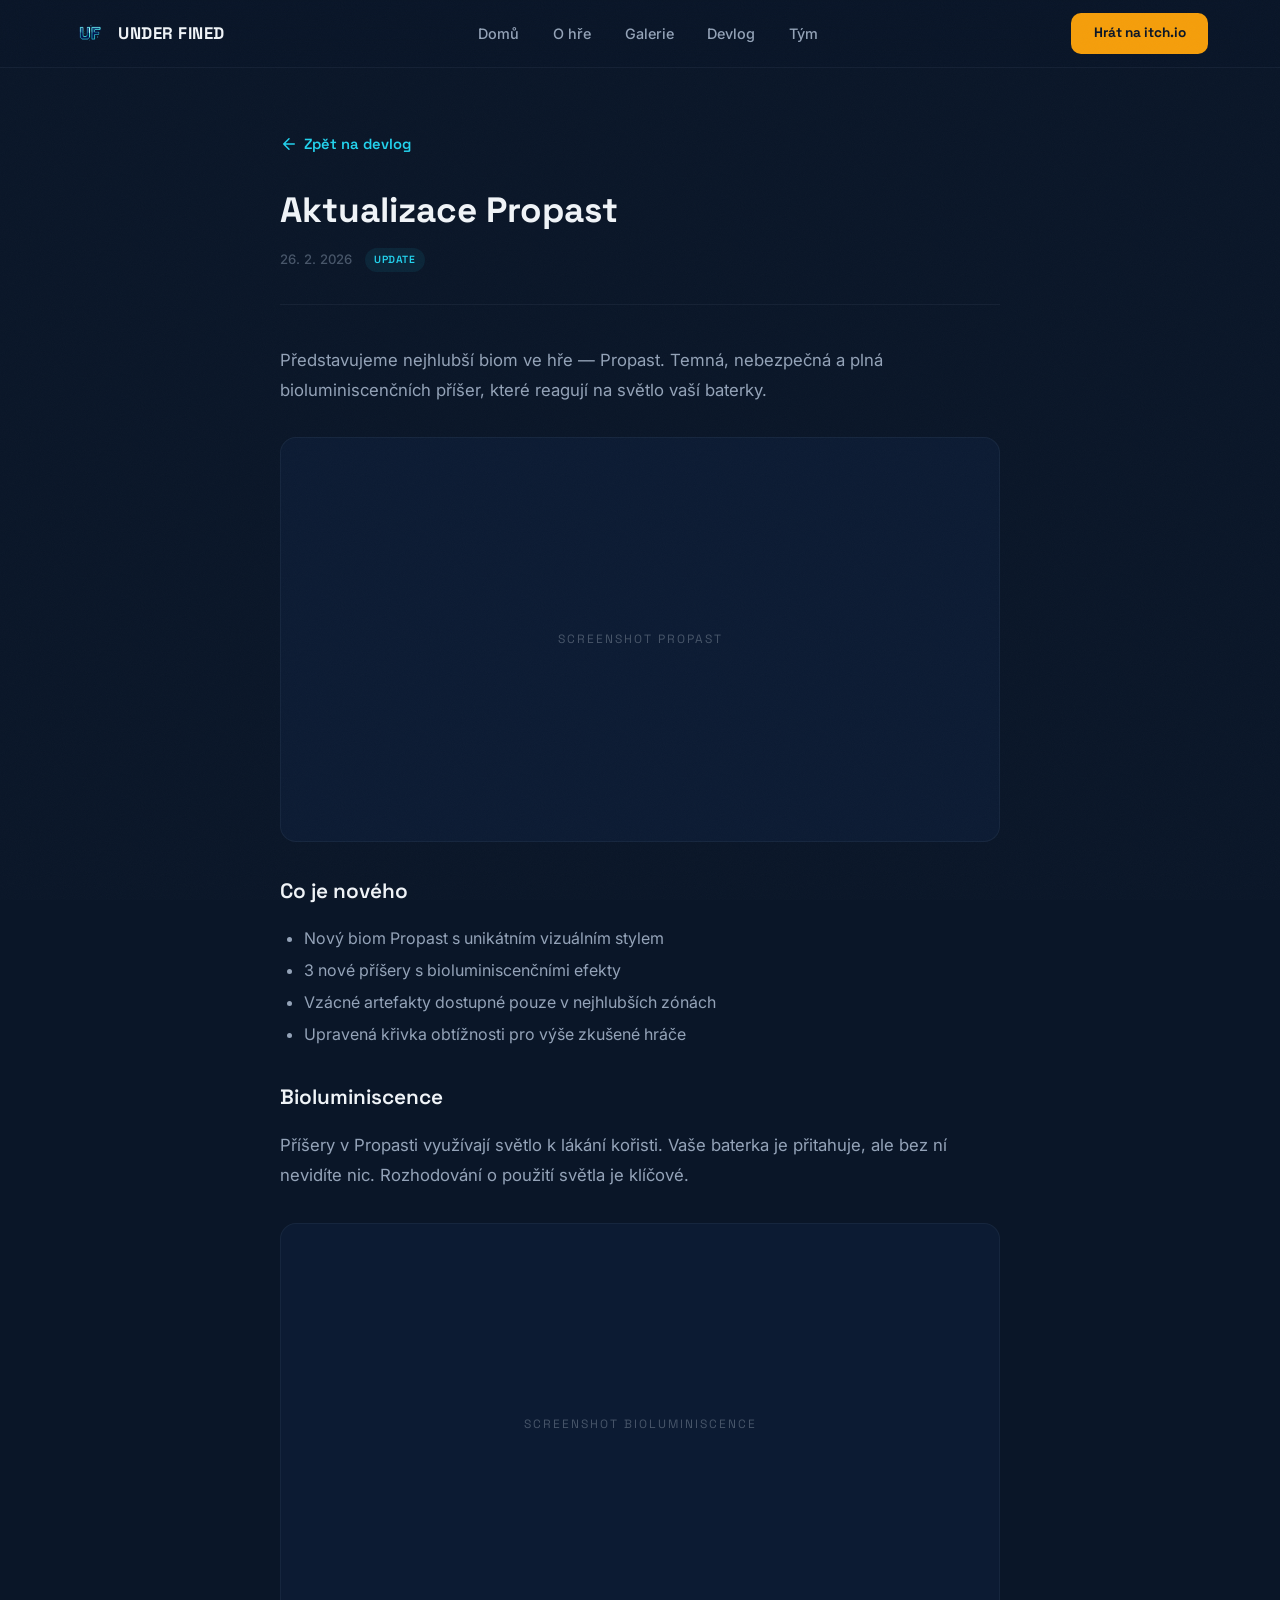
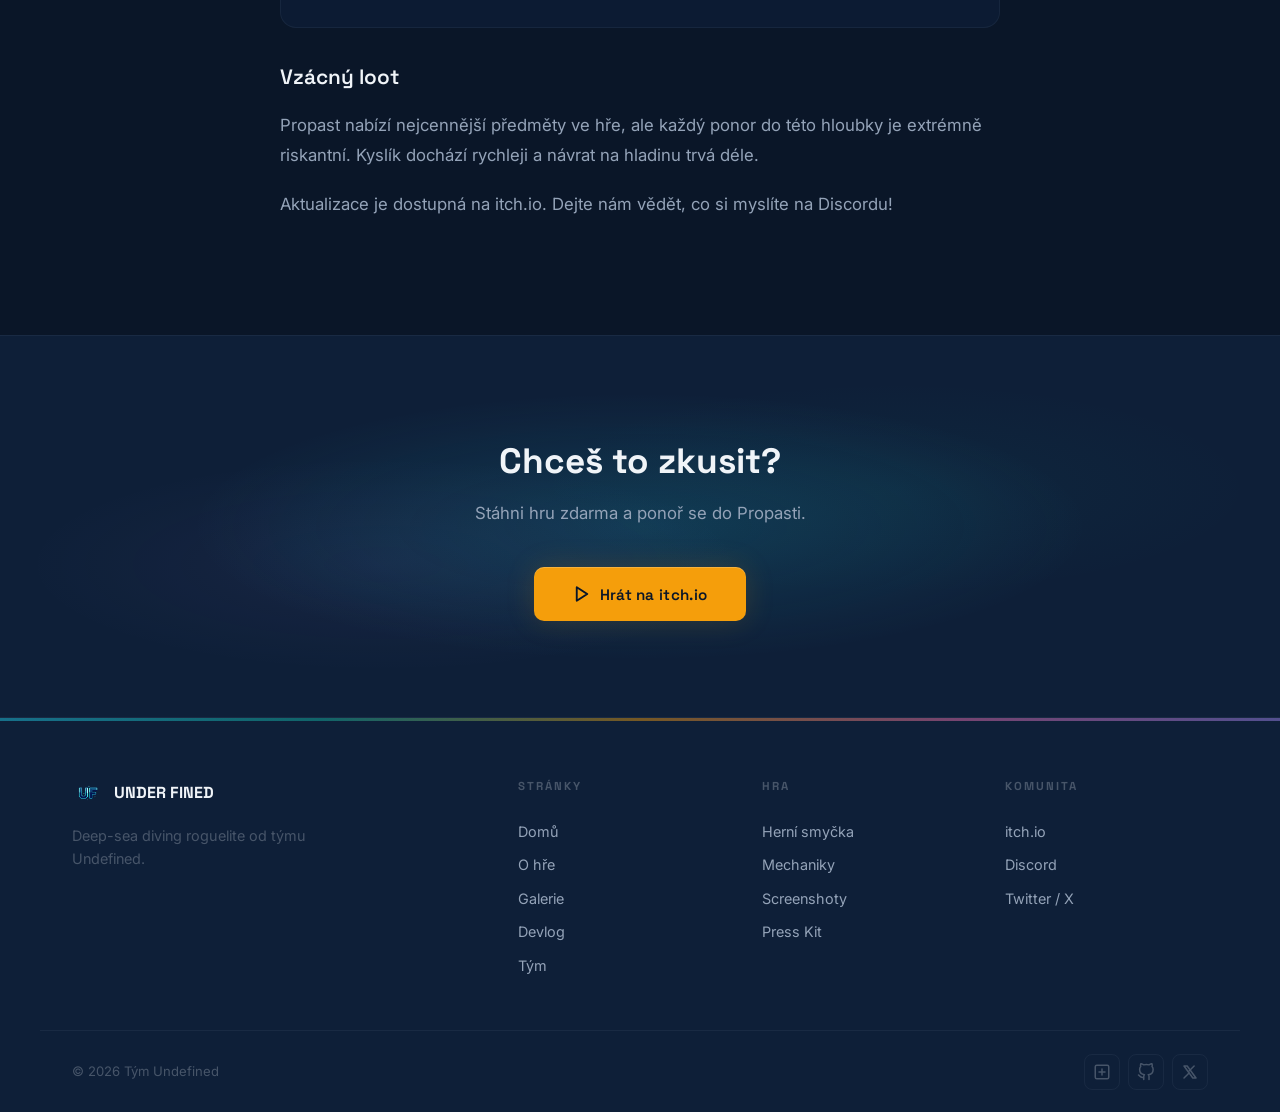
<file: post.html>
<!DOCTYPE html>
<html lang="cs">
<head>
  <meta charset="UTF-8">
  <meta name="viewport" content="width=device-width, initial-scale=1.0">
  <title>Aktualizace Propast — UNDER FINED Devlog</title>
  <meta name="description" content="Devlog příspěvek: Aktualizace Propast — nový nejhlubší biom v UNDER FINED.">
  <link rel="stylesheet" href="style.css">
  <link rel="icon" type="image/png" href="photos/logo.png">
</head>
<body>

<!-- NAV -->
<nav class="nav" id="navbar">
  <div class="nav__inner">
    <a href="index.html" class="nav__logo">
      <span class="nav__logo-icon">
        <img src="photos/logo.png" alt="UNDER FINED">
      </span>
      <span class="nav__logo-text">UNDER FINED</span>
    </a>
    <ul class="nav__links" id="navLinks">
      <li><a href="index.html" class="nav__link">Domů</a></li>
      <li><a href="about.html" class="nav__link">O hře</a></li>
      <li><a href="gallery.html" class="nav__link">Galerie</a></li>
      <li><a href="devlog.html" class="nav__link">Devlog</a></li>
      <li><a href="team.html" class="nav__link">Tým</a></li>
    </ul>
    <a href="https://jadiefication.itch.io/underfined" target="_blank" rel="noopener" class="nav__cta">Hrát na itch.io</a>
    <button class="nav__toggle" id="navToggle" aria-label="Menu">
      <span></span><span></span><span></span>
    </button>
  </div>
</nav>

<!-- POST -->
<section class="post-page" style="padding-top: calc(var(--nav-h) + 4rem);">
  <div class="container">
    <div class="post-page__inner">

      <a href="devlog.html" class="post-page__back">
        <svg width="18" height="18" viewBox="0 0 24 24" fill="none" stroke="currentColor" stroke-width="2" stroke-linecap="round" stroke-linejoin="round"><path d="M19 12H5M12 19l-7-7 7-7"/></svg>
        Zpět na devlog
      </a>

      <h1>Aktualizace Propast</h1>

      <div class="post-page__meta">
        <span class="devlog-card__date">26. 2. 2026</span>
        <span class="devlog-card__tag devlog-card__tag--update">Update</span>
      </div>

      <div class="post-page__body">
        <p>Představujeme nejhlubší biom ve hře — Propast. Temná, nebezpečná a plná bioluminiscenčních příšer, které reagují na světlo vaší baterky.</p>

        <div class="post-img">
          <!-- Replace with <img src="screenshots/abyss.png" alt="Propast biom"> -->
          <span>Screenshot Propast</span>
        </div>

        <h2>Co je nového</h2>
        <ul>
          <li>Nový biom Propast s unikátním vizuálním stylem</li>
          <li>3 nové příšery s bioluminiscenčními efekty</li>
          <li>Vzácné artefakty dostupné pouze v nejhlubších zónách</li>
          <li>Upravená křivka obtížnosti pro výše zkušené hráče</li>
        </ul>

        <h2>Bioluminiscence</h2>
        <p>Příšery v Propasti využívají světlo k lákání kořisti. Vaše baterka je přitahuje, ale bez ní nevidíte nic. Rozhodování o použití světla je klíčové.</p>

        <div class="post-img">
          <!-- Replace with <img src="screenshots/biolum.png" alt="Bioluminiscencni prisery"> -->
          <span>Screenshot bioluminiscence</span>
        </div>

        <h2>Vzácný loot</h2>
        <p>Propast nabízí nejcennější předměty ve hře, ale každý ponor do této hloubky je extrémně riskantní. Kyslík dochází rychleji a návrat na hladinu trvá déle.</p>

        <p>Aktualizace je dostupná na itch.io. Dejte nám vědět, co si myslíte na Discordu!</p>
      </div>

    </div>
  </div>
</section>

<!-- CTA -->
<section class="cta-banner">
  <div class="container">
    <div class="cta-banner__inner reveal">
      <h2>Chceš to zkusit?</h2>
      <p>Stáhni hru zdarma a ponoř se do Propasti.</p>
      <a href="https://jadiefication.itch.io/underfined" target="_blank" rel="noopener" class="btn btn--primary">
        <svg width="18" height="18" viewBox="0 0 24 24" fill="none" stroke="currentColor" stroke-width="2.5" stroke-linecap="round" stroke-linejoin="round"><polygon points="5 3 19 12 5 21 5 3"/></svg>
        Hrát na itch.io
      </a>
    </div>
  </div>
</section>

<!-- FOOTER -->
<footer class="footer">
  <div class="footer__accent-line"></div>
  <div class="footer__top">
    <div class="footer__brand">
      <div class="footer__brand-logo">
        <span class="logo-icon"><img src="photos/logo.png" alt="UNDER FINED"></span>
        <span class="logo-text">UNDER FINED</span>
      </div>
      <p>Deep-sea diving roguelite od týmu Undefined.</p>
    </div>
    <div class="footer__col">
      <h4>Stránky</h4>
      <a href="index.html">Domů</a><a href="about.html">O hře</a><a href="gallery.html">Galerie</a><a href="devlog.html">Devlog</a><a href="team.html">Tým</a>
    </div>
    <div class="footer__col">
      <h4>Hra</h4>
      <a href="about.html#loop">Herní smyčka</a><a href="about.html#mechanics">Mechaniky</a><a href="gallery.html">Screenshoty</a><a href="presskit.html">Press Kit</a>
    </div>
    <div class="footer__col">
      <h4>Komunita</h4>
      <a href="https://jadiefication.itch.io/underfined" target="_blank">itch.io</a><a href="#">Discord</a><a href="#">Twitter / X</a>
    </div>
  </div>
  <div class="footer__bottom">
    <span class="footer__copy">&copy; 2026 Tým Undefined</span>
    <div class="footer__socials">
      <a href="https://jadiefication.itch.io/underfined" target="_blank" rel="noopener" class="footer__social" title="itch.io"><svg viewBox="0 0 24 24" fill="none" stroke="currentColor" stroke-width="2" stroke-linecap="round" stroke-linejoin="round"><rect x="3" y="3" width="18" height="18" rx="2"/><path d="M8 12h8M12 8v8"/></svg></a>
      <a href="#" class="footer__social" title="Discord"><svg viewBox="0 0 24 24" fill="none" stroke="currentColor" stroke-width="2" stroke-linecap="round" stroke-linejoin="round"><path d="M9 19c-5 1.5-5-2.5-7-3m14 6v-3.87a3.37 3.37 0 0 0-.94-2.61c3.14-.35 6.44-1.54 6.44-7A5.44 5.44 0 0 0 20 4.77 5.07 5.07 0 0 0 19.91 1S18.73.65 16 2.48a13.38 13.38 0 0 0-7 0C6.27.65 5.09 1 5.09 1A5.07 5.07 0 0 0 5 4.77a5.44 5.44 0 0 0-1.5 3.78c0 5.42 3.3 6.61 6.44 7A3.37 3.37 0 0 0 9 18.13V22"/></svg></a>
      <a href="#" class="footer__social" title="Twitter / X"><svg viewBox="0 0 24 24" fill="none" stroke="currentColor" stroke-width="2" stroke-linecap="round" stroke-linejoin="round"><path d="M4 4l11.733 16h4.267l-11.733-16z"/><path d="M4 20l6.768-6.768M17.5 4l-6.768 6.768"/></svg></a>
    </div>
  </div>
</footer>

<div class="page-bubbles" id="pageBubbles"></div>
<script src="main.js"></script>
</body>
</html>
</file>
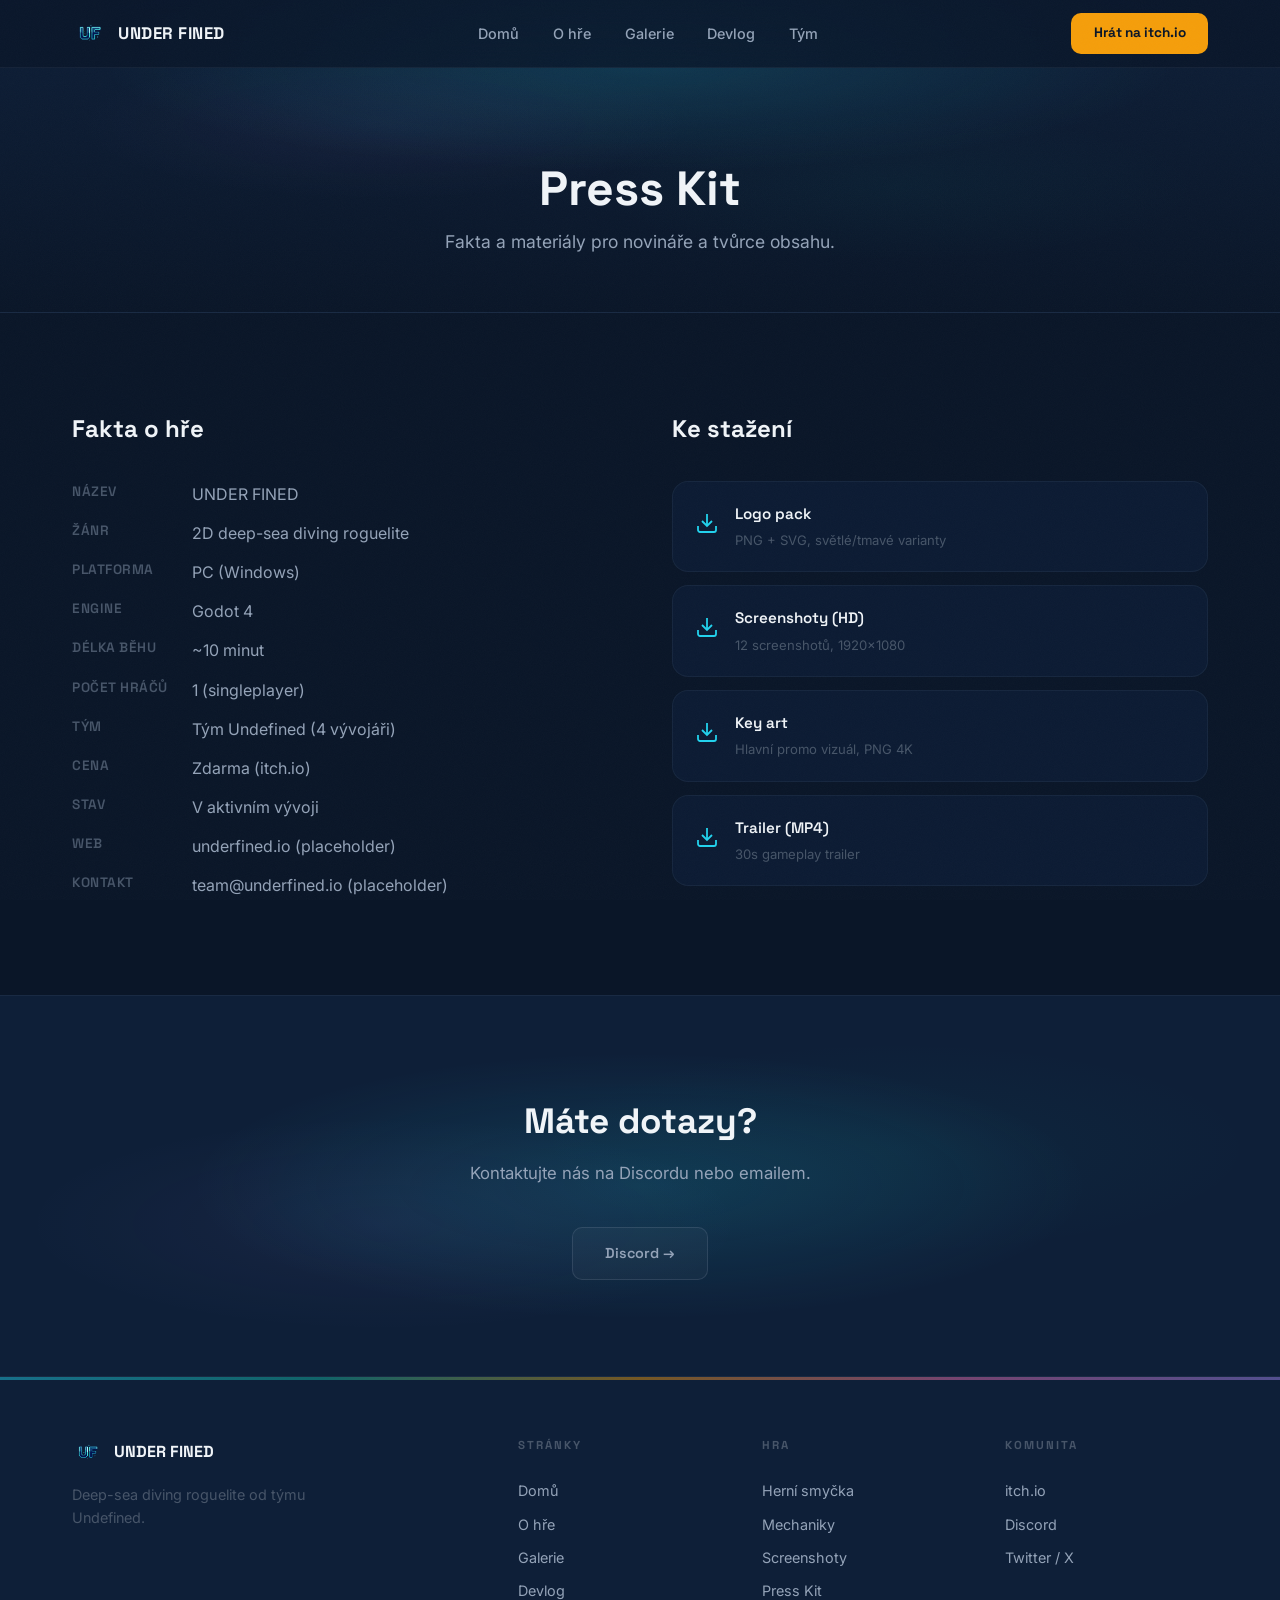
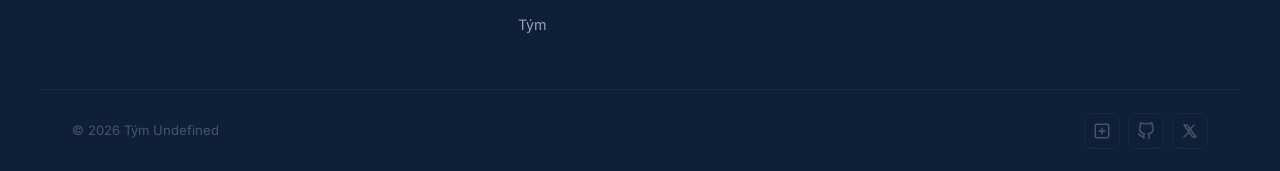
<file: presskit.html>
<!DOCTYPE html>
<html lang="cs">
<head>
  <meta charset="UTF-8">
  <meta name="viewport" content="width=device-width, initial-scale=1.0">
  <title>Press Kit — UNDER FINED</title>
  <meta name="description" content="Press kit pro UNDER FINED — fakta, loga a materiály ke stažení.">
  <link rel="stylesheet" href="style.css">
  <link rel="icon" type="image/png" href="photos/logo.png">
</head>
<body>

<!-- NAV -->
<nav class="nav" id="navbar">
  <div class="nav__inner">
    <a href="index.html" class="nav__logo">
      <span class="nav__logo-icon">
        <img src="photos/logo.png" alt="UNDER FINED">
      </span>
      <span class="nav__logo-text">UNDER FINED</span>
    </a>
    <ul class="nav__links" id="navLinks">
      <li><a href="index.html" class="nav__link">Domů</a></li>
      <li><a href="about.html" class="nav__link">O hře</a></li>
      <li><a href="gallery.html" class="nav__link">Galerie</a></li>
      <li><a href="devlog.html" class="nav__link">Devlog</a></li>
      <li><a href="team.html" class="nav__link">Tým</a></li>
    </ul>
    <a href="https://jadiefication.itch.io/underfined" target="_blank" rel="noopener" class="nav__cta">Hrát na itch.io</a>
    <button class="nav__toggle" id="navToggle" aria-label="Menu">
      <span></span><span></span><span></span>
    </button>
  </div>
</nav>

<!-- PAGE HEADER -->
<header class="page-header">
  <div class="container">
    <h1>Press Kit</h1>
    <p>Fakta a materiály pro novináře a tvůrce obsahu.</p>
  </div>
</header>

<!-- PRESS KIT CONTENT -->
<section class="presskit">
  <div class="container">
    <div class="presskit__grid">

      <!-- FACTS -->
      <div class="presskit__facts reveal">
        <h2>Fakta o hře</h2>
        <dl>
          <dt>Název</dt>
          <dd>UNDER FINED</dd>

          <dt>Žánr</dt>
          <dd>2D deep-sea diving roguelite</dd>

          <dt>Platforma</dt>
          <dd>PC (Windows)</dd>

          <dt>Engine</dt>
          <dd>Godot 4</dd>

          <dt>Délka běhu</dt>
          <dd>~10 minut</dd>

          <dt>Počet hráčů</dt>
          <dd>1 (singleplayer)</dd>

          <dt>Tým</dt>
          <dd>Tým Undefined (4 vývojáři)</dd>

          <dt>Cena</dt>
          <dd>Zdarma (itch.io)</dd>

          <dt>Stav</dt>
          <dd>V aktivním vývoji</dd>

          <dt>Web</dt>
          <dd>underfined.io (placeholder)</dd>

          <dt>Kontakt</dt>
          <dd>team@underfined.io (placeholder)</dd>
        </dl>
      </div>

      <!-- DOWNLOADS -->
      <div class="presskit__downloads reveal reveal-d1">
        <h2>Ke stažení</h2>
        <div class="dl-list">

          <a href="#" class="dl-item">
            <div class="dl-item__icon">
              <svg viewBox="0 0 24 24"><path d="M21 15v4a2 2 0 0 1-2 2H5a2 2 0 0 1-2-2v-4"/><polyline points="7 10 12 15 17 10"/><line x1="12" y1="15" x2="12" y2="3"/></svg>
            </div>
            <div class="dl-item__text">
              <strong>Logo pack</strong>
              <span>PNG + SVG, světlé/tmavé varianty</span>
            </div>
          </a>

          <a href="#" class="dl-item">
            <div class="dl-item__icon">
              <svg viewBox="0 0 24 24"><path d="M21 15v4a2 2 0 0 1-2 2H5a2 2 0 0 1-2-2v-4"/><polyline points="7 10 12 15 17 10"/><line x1="12" y1="15" x2="12" y2="3"/></svg>
            </div>
            <div class="dl-item__text">
              <strong>Screenshoty (HD)</strong>
              <span>12 screenshotů, 1920x1080</span>
            </div>
          </a>

          <a href="#" class="dl-item">
            <div class="dl-item__icon">
              <svg viewBox="0 0 24 24"><path d="M21 15v4a2 2 0 0 1-2 2H5a2 2 0 0 1-2-2v-4"/><polyline points="7 10 12 15 17 10"/><line x1="12" y1="15" x2="12" y2="3"/></svg>
            </div>
            <div class="dl-item__text">
              <strong>Key art</strong>
              <span>Hlavní promo vizuál, PNG 4K</span>
            </div>
          </a>

          <a href="#" class="dl-item">
            <div class="dl-item__icon">
              <svg viewBox="0 0 24 24"><path d="M21 15v4a2 2 0 0 1-2 2H5a2 2 0 0 1-2-2v-4"/><polyline points="7 10 12 15 17 10"/><line x1="12" y1="15" x2="12" y2="3"/></svg>
            </div>
            <div class="dl-item__text">
              <strong>Trailer (MP4)</strong>
              <span>30s gameplay trailer</span>
            </div>
          </a>

        </div>
      </div>

    </div>
  </div>
</section>

<!-- CTA -->
<section class="cta-banner">
  <div class="container">
    <div class="cta-banner__inner reveal">
      <h2>Máte dotazy?</h2>
      <p>Kontaktujte nás na Discordu nebo emailem.</p>
      <a href="#" class="btn btn--secondary">Discord &rarr;</a>
    </div>
  </div>
</section>

<!-- FOOTER -->
<footer class="footer">
  <div class="footer__accent-line"></div>
  <div class="footer__top">
    <div class="footer__brand">
      <div class="footer__brand-logo">
        <span class="logo-icon"><img src="photos/logo.png" alt="UNDER FINED"></span>
        <span class="logo-text">UNDER FINED</span>
      </div>
      <p>Deep-sea diving roguelite od týmu Undefined.</p>
    </div>
    <div class="footer__col">
      <h4>Stránky</h4>
      <a href="index.html">Domů</a><a href="about.html">O hře</a><a href="gallery.html">Galerie</a><a href="devlog.html">Devlog</a><a href="team.html">Tým</a>
    </div>
    <div class="footer__col">
      <h4>Hra</h4>
      <a href="about.html#loop">Herní smyčka</a><a href="about.html#mechanics">Mechaniky</a><a href="gallery.html">Screenshoty</a><a href="presskit.html">Press Kit</a>
    </div>
    <div class="footer__col">
      <h4>Komunita</h4>
      <a href="https://jadiefication.itch.io/underfined" target="_blank">itch.io</a><a href="#">Discord</a><a href="#">Twitter / X</a>
    </div>
  </div>
  <div class="footer__bottom">
    <span class="footer__copy">&copy; 2026 Tým Undefined</span>
    <div class="footer__socials">
      <a href="https://jadiefication.itch.io/underfined" target="_blank" rel="noopener" class="footer__social" title="itch.io"><svg viewBox="0 0 24 24" fill="none" stroke="currentColor" stroke-width="2" stroke-linecap="round" stroke-linejoin="round"><rect x="3" y="3" width="18" height="18" rx="2"/><path d="M8 12h8M12 8v8"/></svg></a>
      <a href="#" class="footer__social" title="Discord"><svg viewBox="0 0 24 24" fill="none" stroke="currentColor" stroke-width="2" stroke-linecap="round" stroke-linejoin="round"><path d="M9 19c-5 1.5-5-2.5-7-3m14 6v-3.87a3.37 3.37 0 0 0-.94-2.61c3.14-.35 6.44-1.54 6.44-7A5.44 5.44 0 0 0 20 4.77 5.07 5.07 0 0 0 19.91 1S18.73.65 16 2.48a13.38 13.38 0 0 0-7 0C6.27.65 5.09 1 5.09 1A5.07 5.07 0 0 0 5 4.77a5.44 5.44 0 0 0-1.5 3.78c0 5.42 3.3 6.61 6.44 7A3.37 3.37 0 0 0 9 18.13V22"/></svg></a>
      <a href="#" class="footer__social" title="Twitter / X"><svg viewBox="0 0 24 24" fill="none" stroke="currentColor" stroke-width="2" stroke-linecap="round" stroke-linejoin="round"><path d="M4 4l11.733 16h4.267l-11.733-16z"/><path d="M4 20l6.768-6.768M17.5 4l-6.768 6.768"/></svg></a>
    </div>
  </div>
</footer>

<div class="page-bubbles" id="pageBubbles"></div>
<script src="main.js"></script>
</body>
</html>
</file>
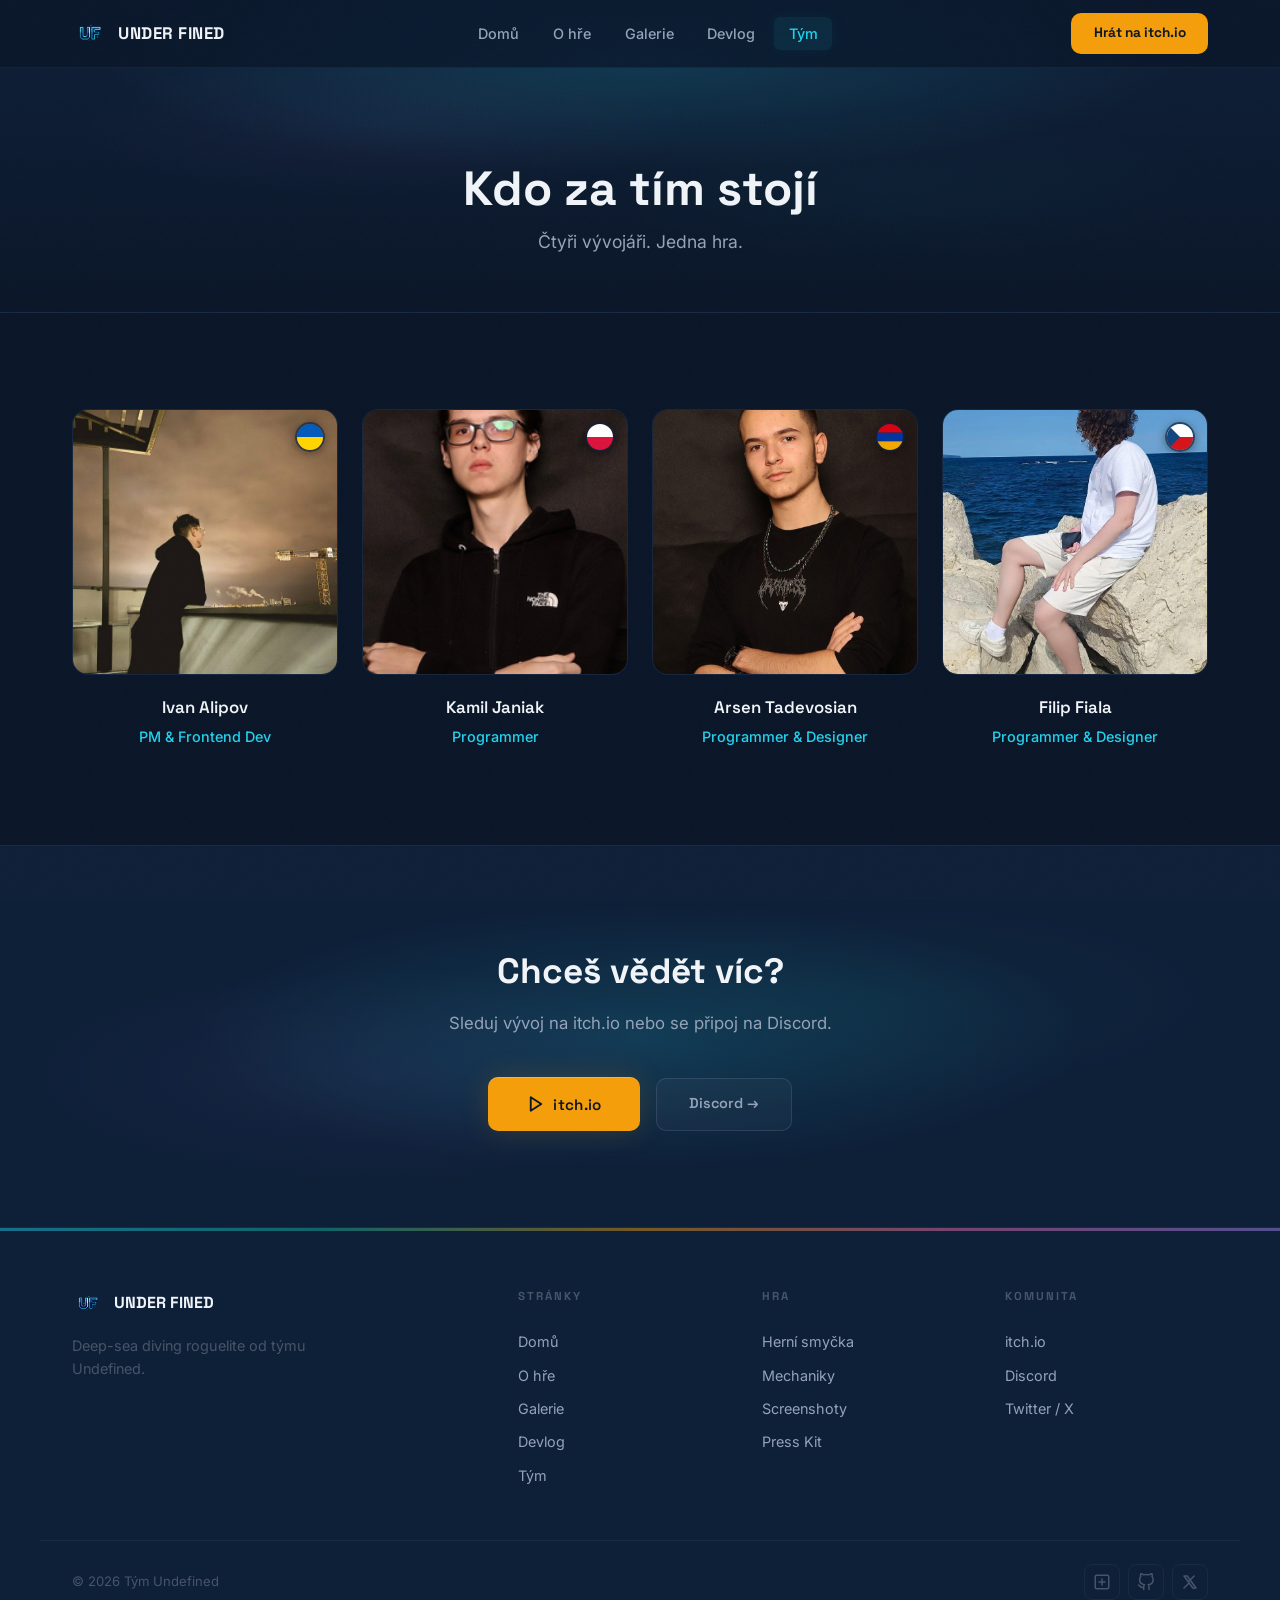
<file: team.html>
<!DOCTYPE html>
<html lang="cs">
<head>
  <meta charset="UTF-8">
  <meta name="viewport" content="width=device-width, initial-scale=1.0">
  <title>Tým — UNDER FINED</title>
  <meta name="description" content="Tým Undefined — čtyři vývojáři za hrou UNDER FINED.">
  <link rel="stylesheet" href="style.css">
  <link rel="icon" type="image/png" href="photos/logo.png">
</head>
<body>

<!-- NAV -->
<nav class="nav" id="navbar">
  <div class="nav__inner">
    <a href="index.html" class="nav__logo">
      <span class="nav__logo-icon">
        <img src="photos/logo.png" alt="UNDER FINED">
      </span>
      <span class="nav__logo-text">UNDER FINED</span>
    </a>
    <ul class="nav__links" id="navLinks">
      <li><a href="index.html" class="nav__link">Domů</a></li>
      <li><a href="about.html" class="nav__link">O hře</a></li>
      <li><a href="gallery.html" class="nav__link">Galerie</a></li>
      <li><a href="devlog.html" class="nav__link">Devlog</a></li>
      <li><a href="team.html" class="nav__link">Tým</a></li>
    </ul>
    <a href="https://jadiefication.itch.io/underfined" target="_blank" rel="noopener" class="nav__cta">Hrát na itch.io</a>
    <button class="nav__toggle" id="navToggle" aria-label="Menu">
      <span></span><span></span><span></span>
    </button>
  </div>
</nav>

<!-- PAGE HEADER -->
<header class="page-header">
  <div class="container">
    <h1>Kdo za tím stojí</h1>
    <p>Čtyři vývojáři. Jedna hra.</p>
  </div>
</header>

<!-- TEAM -->
<section class="team-section">
  <div class="container">
    <div class="team-grid">

      <div class="team-card reveal">
        <div class="team-card__photo">
          <img src="photos/ivan.png" alt="Ivan Alipov">
          <div class="team-card__flag">
            <svg viewBox="0 0 32 32"><rect width="32" height="16" fill="#005BBB"/><rect y="16" width="32" height="16" fill="#FFD500"/></svg>
          </div>
        </div>
        <p class="team-card__name">Ivan Alipov</p>
        <p class="team-card__role">PM & Frontend Dev</p>
      </div>

      <div class="team-card reveal reveal-d1">
        <div class="team-card__photo">
          <img src="photos/kamil.png" alt="Kamil Janiak">
          <div class="team-card__flag">
            <svg viewBox="0 0 32 32"><rect width="32" height="16" fill="#fff"/><rect y="16" width="32" height="16" fill="#DC143C"/></svg>
          </div>
        </div>
        <p class="team-card__name">Kamil Janiak</p>
        <p class="team-card__role">Programmer</p>
      </div>

      <div class="team-card reveal reveal-d2">
        <div class="team-card__photo">
          <img src="photos/arsen.png" alt="Arsen Tadevosian">
          <div class="team-card__flag">
            <svg viewBox="0 0 32 32"><rect width="32" height="10.67" fill="#D90012"/><rect y="10.67" width="32" height="10.67" fill="#0033A0"/><rect y="21.33" width="32" height="10.67" fill="#F2A800"/></svg>
          </div>
        </div>
        <p class="team-card__name">Arsen Tadevosian</p>
        <p class="team-card__role">Programmer & Designer</p>
      </div>

      <div class="team-card reveal reveal-d3">
        <div class="team-card__photo">
          <img src="photos/filip.jpg" alt="Filip Fiala">
          <div class="team-card__flag">
            <svg viewBox="0 0 32 32"><rect width="32" height="16" fill="#fff"/><rect y="16" width="32" height="16" fill="#D7141A"/><polygon points="0,0 16,16 0,32" fill="#11457E"/></svg>
          </div>
        </div>
        <p class="team-card__name">Filip Fiala</p>
        <p class="team-card__role">Programmer & Designer</p>
      </div>

    </div>
  </div>
</section>

<!-- CTA -->
<section class="cta-banner">
  <div class="container">
    <div class="cta-banner__inner reveal">
      <h2>Chceš vědět víc?</h2>
      <p>Sleduj vývoj na itch.io nebo se připoj na Discord.</p>
      <div style="display: flex; align-items: center; justify-content: center; gap: 1rem; flex-wrap: wrap;">
        <a href="https://jadiefication.itch.io/underfined" target="_blank" rel="noopener" class="btn btn--primary">
          <svg width="18" height="18" viewBox="0 0 24 24" fill="none" stroke="currentColor" stroke-width="2.5" stroke-linecap="round" stroke-linejoin="round"><polygon points="5 3 19 12 5 21 5 3"/></svg>
          itch.io
        </a>
        <a href="#" class="btn btn--secondary">Discord &rarr;</a>
      </div>
    </div>
  </div>
</section>

<!-- FOOTER -->
<footer class="footer">
  <div class="footer__accent-line"></div>
  <div class="footer__top">
    <div class="footer__brand">
      <div class="footer__brand-logo">
        <span class="logo-icon"><img src="photos/logo.png" alt="UNDER FINED"></span>
        <span class="logo-text">UNDER FINED</span>
      </div>
      <p>Deep-sea diving roguelite od týmu Undefined.</p>
    </div>
    <div class="footer__col">
      <h4>Stránky</h4>
      <a href="index.html">Domů</a><a href="about.html">O hře</a><a href="gallery.html">Galerie</a><a href="devlog.html">Devlog</a><a href="team.html">Tým</a>
    </div>
    <div class="footer__col">
      <h4>Hra</h4>
      <a href="about.html#loop">Herní smyčka</a><a href="about.html#mechanics">Mechaniky</a><a href="gallery.html">Screenshoty</a><a href="presskit.html">Press Kit</a>
    </div>
    <div class="footer__col">
      <h4>Komunita</h4>
      <a href="https://jadiefication.itch.io/underfined" target="_blank">itch.io</a><a href="#">Discord</a><a href="#">Twitter / X</a>
    </div>
  </div>
  <div class="footer__bottom">
    <span class="footer__copy">&copy; 2026 Tým Undefined</span>
    <div class="footer__socials">
      <a href="https://jadiefication.itch.io/underfined" target="_blank" rel="noopener" class="footer__social" title="itch.io"><svg viewBox="0 0 24 24" fill="none" stroke="currentColor" stroke-width="2" stroke-linecap="round" stroke-linejoin="round"><rect x="3" y="3" width="18" height="18" rx="2"/><path d="M8 12h8M12 8v8"/></svg></a>
      <a href="#" class="footer__social" title="Discord"><svg viewBox="0 0 24 24" fill="none" stroke="currentColor" stroke-width="2" stroke-linecap="round" stroke-linejoin="round"><path d="M9 19c-5 1.5-5-2.5-7-3m14 6v-3.87a3.37 3.37 0 0 0-.94-2.61c3.14-.35 6.44-1.54 6.44-7A5.44 5.44 0 0 0 20 4.77 5.07 5.07 0 0 0 19.91 1S18.73.65 16 2.48a13.38 13.38 0 0 0-7 0C6.27.65 5.09 1 5.09 1A5.07 5.07 0 0 0 5 4.77a5.44 5.44 0 0 0-1.5 3.78c0 5.42 3.3 6.61 6.44 7A3.37 3.37 0 0 0 9 18.13V22"/></svg></a>
      <a href="#" class="footer__social" title="Twitter / X"><svg viewBox="0 0 24 24" fill="none" stroke="currentColor" stroke-width="2" stroke-linecap="round" stroke-linejoin="round"><path d="M4 4l11.733 16h4.267l-11.733-16z"/><path d="M4 20l6.768-6.768M17.5 4l-6.768 6.768"/></svg></a>
    </div>
  </div>
</footer>

<div class="page-bubbles" id="pageBubbles"></div>
<script src="main.js"></script>
</body>
</html>
</file>
<file: style.css>
/* ═══════════════════════════════════════════════════════════════
   UNDER FINED — Premium Indie Game Website
   Deep-sea / ocean theme · Modern readable typography · Minimal
   ═══════════════════════════════════════════════════════════════ */

/* ── FONTS ─────────────────────────────────────────────────── */
@import url('https://fonts.googleapis.com/css2?family=Space+Grotesk:wght@400;500;600;700&family=Inter:wght@400;500;600;700&display=swap');

/* ── RESET ─────────────────────────────────────────────────── */
*, *::before, *::after { box-sizing: border-box; margin: 0; padding: 0; }

/* ── VARIABLES ─────────────────────────────────────────────── */
:root {
  /* colours: deep navy ocean palette */
  --bg:          #0a1628;
  --bg-alt:      #0e1f38;
  --bg-card:     rgba(14, 31, 56, 0.7);
  --bg-card-s:   rgba(14, 31, 56, 0.95);
  --bg-nav:      rgba(10, 22, 40, 0.75);
  --bg-nav-s:    rgba(10, 22, 40, 0.97);

  --text:        #f0f4f8;
  --text-s:      #94a3b8;
  --text-m:      #475569;

  /* accents */
  --cyan:        #22d3ee;
  --cyan-dim:    rgba(34, 211, 238, 0.08);
  --cyan-glow:   rgba(34, 211, 238, 0.15);
  --teal:        #14b8a6;
  --teal-glow:   rgba(20, 184, 166, 0.15);
  --sand:        #f59e0b;
  --sand-light:  #fbbf24;
  --sand-glow:   rgba(245, 158, 11, 0.15);
  --coral:       #f472b6;
  --coral-glow:  rgba(244, 114, 182, 0.12);
  --purple:      #a78bfa;
  --purple-glow: rgba(167, 139, 250, 0.12);

  --border:      rgba(148, 163, 184, 0.08);
  --border-h:    rgba(148, 163, 184, 0.18);
  --glass:       rgba(14, 31, 56, 0.55);
  --glass-border:rgba(148, 163, 184, 0.1);

  --radius:      16px;
  --radius-sm:   10px;
  --radius-xs:   6px;

  --font-head:   'Space Grotesk', -apple-system, sans-serif;
  --font-body:   'Inter', -apple-system, sans-serif;

  --ease:        cubic-bezier(0.25, 0.46, 0.45, 0.94);
  --ease-out:    cubic-bezier(0.16, 1, 0.3, 1);

  --max-w:       1200px;
  --nav-h:       68px;
}

/* ── BASE ──────────────────────────────────────────────────── */
html {
  scroll-behavior: smooth;
  font-size: 16px;
  scrollbar-color: #1e3a5f var(--bg);
}
body {
  font-family: var(--font-body);
  color: var(--text);
  background: var(--bg);
  overflow-x: hidden;
  -webkit-font-smoothing: antialiased;
  line-height: 1.65;
}
body::after {
  content: '';
  position: fixed;
  inset: 0;
  pointer-events: none;
  z-index: 9999;
  opacity: 0.025;
  background-image: url("data:image/svg+xml,%3Csvg viewBox='0 0 256 256' xmlns='http://www.w3.org/2000/svg'%3E%3Cfilter id='n'%3E%3CfeTurbulence type='fractalNoise' baseFrequency='0.85' numOctaves='4' stitchTiles='stitch'/%3E%3C/filter%3E%3Crect width='100%25' height='100%25' filter='url(%23n)'/%3E%3C/svg%3E");
  background-size: 200px;
}
img { display: block; max-width: 100%; height: auto; }
a { text-decoration: none; color: inherit; transition: color 0.2s; }
ul, ol { list-style: none; }
button { font-family: inherit; border: none; background: none; cursor: pointer; color: inherit; }

::-webkit-scrollbar { width: 6px; }
::-webkit-scrollbar-track { background: var(--bg); }
::-webkit-scrollbar-thumb { background: #1e3a5f; border-radius: 3px; }
::selection { background: rgba(34, 211, 238, 0.2); color: var(--text); }

/* focus */
:focus-visible {
  outline: 2px solid var(--cyan);
  outline-offset: 3px;
  border-radius: 4px;
}

/* ── LAYOUT ────────────────────────────────────────────────── */
.container { max-width: var(--max-w); margin: 0 auto; padding: 0 2rem; }
.text-center { text-align: center; }

/* ── REVEAL ANIMATION ──────────────────────────────────────── */
.reveal {
  opacity: 0;
  transform: translateY(28px);
  transition: opacity 0.9s var(--ease-out), transform 0.9s var(--ease-out);
  will-change: opacity, transform;
}
.reveal.visible { opacity: 1; transform: translateY(0); }
.reveal-d1 { transition-delay: 0.1s; }
.reveal-d2 { transition-delay: 0.2s; }
.reveal-d3 { transition-delay: 0.3s; }
.reveal-d4 { transition-delay: 0.4s; }

/* ═══════════════════════════════════════════════════════════════
   NAVIGATION
   ═══════════════════════════════════════════════════════════════ */
.nav {
  position: fixed;
  top: 0; left: 0; right: 0;
  z-index: 1000;
  height: var(--nav-h);
  display: flex;
  align-items: center;
  background: var(--bg-nav);
  backdrop-filter: blur(20px);
  -webkit-backdrop-filter: blur(20px);
  border-bottom: 1px solid var(--border);
  transition: background 0.3s, box-shadow 0.3s;
}
.nav.scrolled {
  background: var(--bg-nav-s);
  box-shadow: 0 4px 30px rgba(0, 0, 0, 0.3), 0 1px 0 rgba(34, 211, 238, 0.05);
}

.nav__inner {
  max-width: var(--max-w);
  margin: 0 auto;
  padding: 0 2rem;
  width: 100%;
  display: flex;
  align-items: center;
  justify-content: space-between;
}

.nav__logo {
  display: flex;
  align-items: center;
  gap: 0.65rem;
}
.nav__logo-icon {
  width: 36px; height: 36px;
  border-radius: 10px;
  overflow: hidden;
  display: flex; align-items: center; justify-content: center;
  transition: transform 0.3s var(--ease-out);
}
.nav__logo:hover .nav__logo-icon { transform: rotate(-6deg) scale(1.05); }
.nav__logo-icon img { width: 100%; height: 100%; object-fit: contain; }

.nav__logo-text {
  font-family: var(--font-head);
  font-size: 1.05rem;
  font-weight: 700;
  color: var(--text);
  letter-spacing: 0.5px;
}

.nav__links {
  display: flex;
  align-items: center;
  gap: 0.3rem;
}
.nav__link {
  color: var(--text-s);
  font-size: 0.9rem;
  font-weight: 500;
  padding: 0.5rem 0.9rem;
  border-radius: var(--radius-xs);
  transition: color 0.2s, background 0.2s;
}
.nav__link:hover {
  color: var(--text);
  background: rgba(255,255,255,0.04);
}
.nav__link.active {
  color: var(--cyan);
  background: var(--cyan-dim);
  box-shadow: 0 0 16px rgba(34, 211, 238, 0.05);
}

.nav__cta {
  padding: 0.55rem 1.4rem;
  background: var(--sand);
  color: #0a1628;
  font-family: var(--font-head);
  font-size: 0.85rem;
  font-weight: 700;
  border-radius: var(--radius-sm);
  transition: all 0.25s var(--ease);
  white-space: nowrap;
}
.nav__cta:hover {
  background: var(--sand-light);
  transform: translateY(-1px);
  box-shadow: 0 4px 24px var(--sand-glow), 0 0 40px rgba(245, 158, 11, 0.1);
}

.nav__toggle {
  display: none;
  flex-direction: column;
  gap: 5px;
  padding: 8px;
}
.nav__toggle span {
  display: block; width: 22px; height: 2px;
  background: var(--text); border-radius: 2px;
  transition: all 0.3s var(--ease);
}
.nav__toggle.open span:nth-child(1) { transform: rotate(45deg) translate(5px, 5px); }
.nav__toggle.open span:nth-child(2) { opacity: 0; }
.nav__toggle.open span:nth-child(3) { transform: rotate(-45deg) translate(5px, -5px); }

/* ═══════════════════════════════════════════════════════════════
   BUTTONS
   ═══════════════════════════════════════════════════════════════ */
.btn {
  display: inline-flex;
  align-items: center;
  justify-content: center;
  gap: 0.55rem;
  font-family: var(--font-head);
  font-weight: 600;
  border: none;
  border-radius: var(--radius-sm);
  transition: all 0.25s var(--ease);
  white-space: nowrap;
  text-decoration: none;
  cursor: pointer;
}

.btn--primary {
  padding: 0.9rem 2.4rem;
  background: var(--sand);
  color: #0a1628;
  font-size: 0.95rem;
  letter-spacing: 0.3px;
  box-shadow: 0 0 30px var(--sand-glow), inset 0 1px 0 rgba(255,255,255,0.2);
  position: relative;
  overflow: hidden;
}
.btn--primary::before {
  content: '';
  position: absolute;
  inset: -2px;
  border-radius: inherit;
  background: linear-gradient(135deg, var(--sand-light), var(--sand), var(--coral));
  opacity: 0;
  transition: opacity 0.4s;
  z-index: -1;
}
.btn--primary:hover {
  background: var(--sand-light);
  transform: translateY(-2px) scale(1.02);
  box-shadow: 0 8px 40px rgba(245, 158, 11, 0.35), 0 0 60px rgba(245, 158, 11, 0.15);
}
.btn--primary:hover::before { opacity: 1; }
.btn--primary:active { transform: translateY(0) scale(0.98); }

.btn--secondary {
  padding: 0.85rem 2rem;
  background: rgba(255, 255, 255, 0.03);
  border: 1px solid var(--border-h);
  color: var(--text-s);
  font-size: 0.9rem;
  backdrop-filter: blur(8px);
}
.btn--secondary:hover {
  background: rgba(255, 255, 255, 0.06);
  border-color: rgba(34, 211, 238, 0.25);
  color: var(--text);
  box-shadow: 0 0 30px rgba(34, 211, 238, 0.06);
}
.btn--secondary:active { transform: scale(0.98); }

.btn--ghost {
  padding: 0;
  background: transparent;
  color: var(--cyan);
  font-size: 0.9rem;
  font-weight: 500;
}
.btn--ghost:hover { color: var(--sand-light); }
.btn--ghost .arrow { transition: transform 0.25s var(--ease); display: inline-block; margin-left: 0.3rem; }
.btn--ghost:hover .arrow { transform: translateX(6px); }

.btn--small {
  padding: 0.5rem 1.2rem;
  font-size: 0.82rem;
}

/* ═══════════════════════════════════════════════════════════════
   BADGE / PILL
   ═══════════════════════════════════════════════════════════════ */
.badge {
  display: inline-flex;
  align-items: center;
  gap: 0.4rem;
  padding: 0.35rem 0.85rem;
  background: var(--cyan-dim);
  border: 1px solid rgba(34, 211, 238, 0.15);
  border-radius: 100px;
  font-family: var(--font-head);
  font-size: 0.72rem;
  font-weight: 600;
  color: var(--cyan);
  letter-spacing: 0.8px;
  text-transform: uppercase;
}
.badge--sand {
  background: rgba(245, 158, 11, 0.08);
  border-color: rgba(245, 158, 11, 0.15);
  color: var(--sand);
}
.badge--purple {
  background: rgba(167, 139, 250, 0.08);
  border-color: rgba(167, 139, 250, 0.15);
  color: var(--purple);
}
.badge__dot {
  width: 6px; height: 6px;
  border-radius: 50%;
  background: currentColor;
  animation: pulseDot 2s ease-in-out infinite;
}
@keyframes pulseDot {
  0%, 100% { opacity: 1; }
  50% { opacity: 0.3; }
}

/* ═══════════════════════════════════════════════════════════════
   PAGE HEADER (subpages)
   ═══════════════════════════════════════════════════════════════ */
.page-header {
  padding: calc(var(--nav-h) + 5rem) 0 3.5rem;
  text-align: center;
  background: linear-gradient(180deg, var(--bg-alt) 0%, var(--bg) 100%);
  border-bottom: 1px solid var(--border);
  position: relative;
  overflow: hidden;
}
.page-header::before {
  content: '';
  position: absolute;
  inset: 0;
  background: radial-gradient(ellipse 60% 50% at 50% 20%, var(--cyan-glow) 0%, transparent 70%),
              radial-gradient(ellipse 40% 40% at 30% 40%, rgba(167, 139, 250, 0.05) 0%, transparent 60%),
              radial-gradient(ellipse 40% 40% at 70% 60%, rgba(20, 184, 166, 0.04) 0%, transparent 60%);
  pointer-events: none;
}
.page-header h1 {
  font-family: var(--font-head);
  font-size: clamp(2rem, 4vw, 3rem);
  font-weight: 700;
  color: var(--text);
  line-height: 1.2;
  margin-top: 0.75rem;
  position: relative;
}
.page-header p {
  color: var(--text-s);
  font-size: 1.1rem;
  margin-top: 0.6rem;
  position: relative;
}

/* ═══════════════════════════════════════════════════════════════
   HERO — Underwater CSS Parallax
   ═══════════════════════════════════════════════════════════════ */
.hero {
  position: relative;
  min-height: 100vh;
  display: grid;
  place-items: center;
  overflow: hidden;
  background:
    radial-gradient(1200px 700px at 50% 30%, rgba(12, 40, 90, 0.55), rgba(5, 10, 18, 0.95) 60%),
    url('photos/background.png') center / cover no-repeat;
  background-color: var(--bg);
}

/* background layer container */
.hero__bg {
  position: absolute;
  inset: 0;
  transform: translateZ(0);
  pointer-events: none;
}

/* base parallax layer */
.hero__layer {
  position: absolute;
  inset: -8%;
  will-change: transform;
  transform: translate3d(
    calc(var(--mx, 0px) * var(--px, 0.02)),
    calc(var(--my, 0px) * var(--py, 0.02)),
    0
  );
}

/* photo layer — the real background image with cinematic fade */
.hero__layer--photo {
  --px: 0.01; --py: 0.01;
  background:
    radial-gradient(circle at center, rgba(0,0,0,0.1), rgba(0,0,0,0.55)),
    url('photos/background.png') center / cover no-repeat;
  background-color: var(--bg);
}

/* sky / sunset glow */
.hero__layer--sky {
  --px: 0.015; --py: 0.015;
  background:
    radial-gradient(800px 420px at 50% 18%, rgba(255, 165, 80, 0.18), transparent 60%),
    radial-gradient(1200px 700px at 50% 10%, rgba(160, 120, 255, 0.1), transparent 60%),
    linear-gradient(180deg, rgba(10, 26, 55, 0.7) 0%, rgba(6, 10, 18, 0.85) 58%, rgba(4, 7, 13, 1) 100%);
  filter: saturate(1.1);
}

/* water surface shimmer */
.hero__layer--surface {
  --px: 0.025; --py: 0.02;
  top: 18%;
  background:
    radial-gradient(900px 220px at 50% 10%, rgba(255, 210, 130, 0.12), transparent 70%),
    repeating-linear-gradient(
      90deg,
      rgba(255, 255, 255, 0.025) 0px,
      rgba(255, 255, 255, 0.025) 2px,
      transparent 10px,
      transparent 28px
    );
  mix-blend-mode: screen;
  opacity: 0.5;
  mask-image: linear-gradient(180deg, rgba(0,0,0,0) 0%, rgba(0,0,0,0.7) 22%, rgba(0,0,0,1) 40%, rgba(0,0,0,1) 100%);
  -webkit-mask-image: linear-gradient(180deg, rgba(0,0,0,0) 0%, rgba(0,0,0,0.7) 22%, rgba(0,0,0,1) 40%, rgba(0,0,0,1) 100%);
}

/* deep ocean tint */
.hero__layer--deep {
  --px: 0.04; --py: 0.03;
  background:
    radial-gradient(900px 700px at 50% 55%, rgba(34, 211, 238, 0.08), transparent 65%),
    radial-gradient(900px 700px at 35% 70%, rgba(20, 184, 166, 0.05), transparent 70%),
    linear-gradient(180deg, rgba(0,0,0,0) 0%, rgba(1, 6, 18, 0.65) 30%, rgba(0,0,0,0.9) 100%);
}

/* underwater light rays */
.hero__layer--rays {
  --px: 0.06; --py: 0.04;
  background:
    conic-gradient(from 200deg at 50% 25%,
      transparent 0deg,
      rgba(140, 220, 255, 0.08) 18deg,
      transparent 38deg,
      rgba(140, 220, 255, 0.06) 52deg,
      transparent 78deg,
      rgba(140, 220, 255, 0.05) 100deg,
      transparent 360deg);
  opacity: 0.5;
  filter: blur(1px);
  mask-image: radial-gradient(60% 55% at 50% 20%, rgba(0,0,0,1), rgba(0,0,0,0) 70%);
  -webkit-mask-image: radial-gradient(60% 55% at 50% 20%, rgba(0,0,0,1), rgba(0,0,0,0) 70%);
}

/* floating particles */
.hero__layer--particles {
  --px: 0.09; --py: 0.07;
  background-image: radial-gradient(rgba(255,255,255,0.15) 1px, transparent 1px);
  background-size: 80px 80px;
  opacity: 0.18;
  filter: blur(0.2px);
  mask-image: radial-gradient(70% 60% at 50% 45%, rgba(0,0,0,1), rgba(0,0,0,0) 72%);
  -webkit-mask-image: radial-gradient(70% 60% at 50% 45%, rgba(0,0,0,1), rgba(0,0,0,0) 72%);
}

/* vignette */
.hero__vignette {
  position: absolute;
  inset: -2%;
  background: radial-gradient(80% 75% at 50% 35%, transparent 45%, rgba(0,0,0,0.5) 100%);
  pointer-events: none;
  z-index: 1;
}

.hero__content {
  position: relative;
  z-index: 5;
  text-align: center;
  padding: 0 2rem;
  max-width: 920px;
}
.hero__badge {
  margin-bottom: 1.8rem;
  animation: fadeUp 0.7s var(--ease-out) both;
}
.hero__title {
  font-family: var(--font-head);
  font-size: clamp(3rem, 8vw, 5.5rem);
  font-weight: 700;
  color: #fff;
  letter-spacing: -1px;
  line-height: 1.05;
  text-shadow: 0 2px 30px rgba(0, 0, 0, 0.5), 0 0 80px rgba(34, 211, 238, 0.2);
  animation: fadeUp 0.7s 0.08s var(--ease-out) both;
  position: relative;
}
.hero__title::after {
  content: '';
  position: absolute;
  top: 50%;
  left: 50%;
  transform: translate(-50%, -50%);
  width: 140%;
  height: 200%;
  background: radial-gradient(ellipse 50% 50% at 50% 50%, rgba(34, 211, 238, 0.1) 0%, transparent 70%);
  pointer-events: none;
  z-index: -1;
}
.hero__title .accent {
  color: var(--cyan);
  text-shadow: 0 0 40px rgba(34, 211, 238, 0.4), 0 0 80px rgba(34, 211, 238, 0.15), 0 2px 20px rgba(0, 0, 0, 0.4);
}
.hero__subtitle {
  font-size: clamp(1.05rem, 2.2vw, 1.3rem);
  color: rgba(255, 255, 255, 0.75);
  font-weight: 400;
  max-width: 520px;
  margin: 1.2rem auto 2.5rem;
  line-height: 1.6;
  text-shadow: 0 2px 16px rgba(0, 0, 0, 0.5);
  animation: fadeUp 0.7s 0.16s var(--ease-out) both;
}
.hero__actions {
  display: flex;
  align-items: center;
  justify-content: center;
  gap: 1rem;
  flex-wrap: wrap;
  animation: fadeUp 0.7s 0.24s var(--ease-out) both;
}

/* glow under Play button */
.btn--glow {
  position: relative;
  box-shadow:
    0 18px 38px rgba(245, 158, 11, 0.18),
    0 6px 16px rgba(245, 158, 11, 0.18);
}
.btn--glow::after {
  content: '';
  position: absolute;
  left: 50%;
  top: calc(100% - 4px);
  transform: translateX(-50%);
  width: 82%;
  height: 22px;
  background: radial-gradient(closest-side, rgba(245, 158, 11, 0.5), transparent 70%);
  filter: blur(2px);
  opacity: 0.9;
  pointer-events: none;
  animation: glowPulse 3s ease-in-out infinite;
}
@keyframes glowPulse {
  0%, 100% { opacity: 0.7; transform: translateX(-50%) scaleX(0.95); }
  50% { opacity: 1; transform: translateX(-50%) scaleX(1.05); }
}

.hero__wave {
  position: absolute;
  bottom: -1px; left: 0; right: 0;
  z-index: 6;
  line-height: 0;
}
.hero__wave svg { display: block; width: 100%; }

.hero__scroll {
  position: absolute;
  bottom: 3rem;
  left: 50%;
  transform: translateX(-50%);
  z-index: 7;
  display: flex;
  flex-direction: column;
  align-items: center;
  gap: 0.5rem;
  animation: fadeUp 1s 0.8s var(--ease-out) both;
}
.hero__scroll-label {
  font-family: var(--font-head);
  font-size: 0.7rem;
  color: rgba(255, 255, 255, 0.25);
  letter-spacing: 3px;
  text-transform: uppercase;
  font-weight: 500;
}
.hero__scroll-line {
  width: 1px;
  height: 40px;
  background: linear-gradient(180deg, rgba(255, 255, 255, 0.3), transparent);
  animation: scrollPulse 2.5s ease-in-out infinite;
}

@keyframes scrollPulse {
  0%, 100% { opacity: 0.2; }
  50% { opacity: 0.7; }
}
@keyframes fadeUp {
  from { opacity: 0; transform: translateY(24px); }
  to   { opacity: 1; transform: translateY(0); }
}

/* hero bubbles */
.hero__bubbles {
  position: absolute;
  inset: 0;
  overflow: hidden;
  z-index: 3;
  pointer-events: none;
}
.bubble {
  position: absolute;
  bottom: -12vh;
  width: var(--s, 10px);
  height: var(--s, 10px);
  border-radius: 999px;
  background: radial-gradient(circle at 30% 30%, rgba(255,255,255,0.5), rgba(255,255,255,0.08) 45%, rgba(255,255,255,0) 70%);
  opacity: var(--o, 0.25);
  filter: blur(0.2px);
  animation: bubbleFloat var(--d, 10s) linear infinite;
  transform: translate3d(0, 0, 0);
}
@keyframes bubbleFloat {
  0%   { transform: translate3d(0, 0, 0) scale(1); opacity: var(--o, 0.25); }
  10%  { opacity: var(--o, 0.25); }
  90%  { opacity: calc(var(--o, 0.25) * 0.3); }
  100% { transform: translate3d(var(--x, 0px), -120vh, 0) scale(1.15); opacity: 0; }
}

/* global page bubbles */
.page-bubbles {
  position: fixed;
  inset: 0;
  pointer-events: none;
  z-index: 0;
  overflow: hidden;
}
.page-bubbles .bubble {
  background: rgba(34, 211, 238, 0.04);
  border: 1px solid rgba(34, 211, 238, 0.06);
  animation-name: bubbleFloat;
}

/* reduced motion */
@media (prefers-reduced-motion: reduce) {
  .hero__layer { transform: none !important; }
  .bubble { animation: none !important; display: none; }
  .btn--glow::after { animation: none; }
}

/* ═══════════════════════════════════════════════════════════════
   PILL FEATURES (Home — below hero)
   ═══════════════════════════════════════════════════════════════ */
.pills {
  padding: 6rem 0 4rem;
  background: var(--bg);
  position: relative;
}
.pills::before {
  content: '';
  position: absolute;
  inset: 0;
  background: radial-gradient(ellipse 60% 40% at 50% 0%, rgba(34, 211, 238, 0.03) 0%, transparent 70%);
  pointer-events: none;
}
.pills__grid {
  display: grid;
  grid-template-columns: repeat(4, 1fr);
  gap: 1.5rem;
}
.pill {
  background: var(--bg-card);
  backdrop-filter: blur(12px);
  border: 1px solid var(--glass-border);
  border-radius: var(--radius);
  padding: 2.2rem 1.6rem;
  text-align: center;
  transition: all 0.4s var(--ease);
  position: relative;
}
.pill::before {
  content: '';
  position: absolute;
  inset: -1px;
  border-radius: var(--radius);
  background: linear-gradient(135deg, rgba(34, 211, 238, 0.15), rgba(167, 139, 250, 0.08), rgba(20, 184, 166, 0.1));
  opacity: 0;
  transition: opacity 0.4s;
  z-index: -1;
  mask: linear-gradient(#fff 0 0) content-box, linear-gradient(#fff 0 0);
  -webkit-mask: linear-gradient(#fff 0 0) content-box, linear-gradient(#fff 0 0);
  mask-composite: exclude;
  -webkit-mask-composite: xor;
  padding: 1px;
}
.pill:hover {
  border-color: transparent;
  transform: translateY(-6px);
  box-shadow: 0 16px 48px rgba(0, 0, 0, 0.35), 0 0 30px rgba(34, 211, 238, 0.06);
}
.pill:hover::before { opacity: 1; }
.pill__icon {
  width: 56px; height: 56px;
  margin: 0 auto 1.2rem;
  display: flex; align-items: center; justify-content: center;
  background: var(--cyan-dim);
  border: 1px solid rgba(34, 211, 238, 0.12);
  border-radius: 14px;
  transition: all 0.35s var(--ease);
}
.pill:hover .pill__icon {
  box-shadow: 0 0 24px var(--cyan-glow);
  border-color: rgba(34, 211, 238, 0.25);
}
.pill__icon svg { width: 28px; height: 28px; stroke: var(--cyan); fill: none; stroke-width: 1.8; stroke-linecap: round; stroke-linejoin: round; }
.pill__icon--sand { background: rgba(245, 158, 11, 0.08); border-color: rgba(245, 158, 11, 0.12); }
.pill__icon--sand svg { stroke: var(--sand); }
.pill:hover .pill__icon--sand {
  box-shadow: 0 0 24px var(--sand-glow);
  border-color: rgba(245, 158, 11, 0.25);
}
.pill h3 {
  font-family: var(--font-head);
  font-size: 1rem;
  font-weight: 600;
  color: var(--text);
  margin-bottom: 0.35rem;
}
.pill p {
  font-size: 0.88rem;
  color: var(--text-s);
}

/* ═══════════════════════════════════════════════════════════════
   HOW IT WORKS STRIP (Home)
   ═══════════════════════════════════════════════════════════════ */
.how-strip {
  padding: 4.5rem 0;
  background: var(--bg-alt);
  border-top: 1px solid var(--border);
  border-bottom: 1px solid var(--border);
  position: relative;
}
.how-strip::before {
  content: '';
  position: absolute;
  inset: 0;
  background: radial-gradient(ellipse 60% 60% at 30% 50%, rgba(20, 184, 166, 0.04) 0%, transparent 70%),
              radial-gradient(ellipse 50% 50% at 70% 50%, rgba(167, 139, 250, 0.03) 0%, transparent 70%);
  pointer-events: none;
}
.how-strip h2 {
  font-family: var(--font-head);
  font-size: clamp(1.4rem, 2.5vw, 1.8rem);
  font-weight: 700;
  text-align: center;
  color: var(--text);
  margin-bottom: 3rem;
}
.how-strip__flow {
  display: flex;
  align-items: center;
  justify-content: center;
  gap: 0;
  flex-wrap: wrap;
}
.how-step {
  display: flex;
  flex-direction: column;
  align-items: center;
  gap: 0.8rem;
  padding: 1rem 1.2rem;
  transition: transform 0.3s var(--ease);
}
.how-step:hover { transform: translateY(-4px); }
.how-step__icon {
  width: 60px; height: 60px;
  display: flex; align-items: center; justify-content: center;
  background: var(--bg-card);
  border: 1px solid var(--border);
  border-radius: 16px;
  transition: all 0.3s var(--ease);
}
.how-step:hover .how-step__icon {
  border-color: var(--cyan);
  box-shadow: 0 0 24px var(--cyan-glow);
}
.how-step__icon svg { width: 28px; height: 28px; stroke: var(--cyan); fill: none; stroke-width: 1.8; stroke-linecap: round; stroke-linejoin: round; }
.how-step__label {
  font-family: var(--font-head);
  font-size: 0.82rem;
  font-weight: 600;
  color: var(--text-s);
  letter-spacing: 0.5px;
  text-transform: uppercase;
}
.how-arrow {
  color: var(--text-m);
  font-size: 1.2rem;
  margin: 0 0.1rem;
  opacity: 0.3;
  align-self: center;
  margin-top: -1.8rem;
}

/* ═══════════════════════════════════════════════════════════════
   LATEST DEVLOG PREVIEW (Home)
   ═══════════════════════════════════════════════════════════════ */
.latest {
  padding: 6rem 0;
}
.latest__header {
  display: flex;
  align-items: center;
  justify-content: space-between;
  margin-bottom: 2.5rem;
}
.latest__header h2 {
  font-family: var(--font-head);
  font-size: clamp(1.4rem, 2.5vw, 1.8rem);
  font-weight: 700;
  color: var(--text);
}
.latest__grid {
  display: grid;
  grid-template-columns: repeat(2, 1fr);
  gap: 1.5rem;
}

/* ═══════════════════════════════════════════════════════════════
   STATS STRIP
   ═══════════════════════════════════════════════════════════════ */
.stats {
  padding: 4rem 0;
  background: var(--bg-alt);
  border-top: 1px solid var(--border);
  border-bottom: 1px solid var(--border);
  position: relative;
}
.stats::before {
  content: '';
  position: absolute;
  inset: 0;
  background: radial-gradient(ellipse 50% 50% at 50% 50%, rgba(34, 211, 238, 0.03) 0%, transparent 70%);
  pointer-events: none;
}
.stats__grid {
  display: grid;
  grid-template-columns: repeat(4, 1fr);
  gap: 2rem;
  text-align: center;
}
.stat__number {
  font-family: var(--font-head);
  font-size: clamp(2.2rem, 4.5vw, 3rem);
  font-weight: 700;
  line-height: 1.2;
}
.stat__number--cyan   { color: var(--cyan); text-shadow: 0 0 30px var(--cyan-glow); }
.stat__number--purple { color: var(--purple); text-shadow: 0 0 30px var(--purple-glow); }
.stat__number--coral  { color: var(--coral); text-shadow: 0 0 30px var(--coral-glow); }
.stat__number--sand   { color: var(--sand); text-shadow: 0 0 30px var(--sand-glow); }
.stat__label {
  font-size: 0.92rem;
  color: var(--text-s);
  margin-top: 0.3rem;
}

/* ═══════════════════════════════════════════════════════════════
   FEATURE ROWS — alternating 2-col
   ═══════════════════════════════════════════════════════════════ */
.feature-row { padding: 6rem 0; }
.feature-row__layout {
  display: grid;
  grid-template-columns: 1fr 1fr;
  gap: 4.5rem;
  align-items: center;
}
.feature-row--reversed .feature-row__layout { direction: rtl; }
.feature-row--reversed .feature-row__layout > * { direction: ltr; }

.feature-row__text h2 {
  font-family: var(--font-head);
  font-size: clamp(1.4rem, 2.5vw, 1.8rem);
  font-weight: 700;
  color: var(--text);
  line-height: 1.25;
  margin-bottom: 0.9rem;
}
.feature-row__text p {
  color: var(--text-s);
  font-size: 1rem;
  line-height: 1.7;
  margin-bottom: 1.5rem;
  max-width: 460px;
}

/* image placeholder */
.img-placeholder {
  width: 100%;
  aspect-ratio: 16/10;
  background: var(--bg-card);
  border: 1px solid var(--border);
  border-radius: var(--radius);
  display: flex;
  flex-direction: column;
  align-items: center;
  justify-content: center;
  gap: 0.8rem;
  overflow: hidden;
  position: relative;
}
.img-placeholder img {
  width: 100%; height: 100%;
  object-fit: cover;
  position: absolute;
  inset: 0;
}
.img-placeholder svg { width: 40px; height: 40px; stroke: var(--text-m); fill: none; stroke-width: 1.5; opacity: 0.3; }
.img-placeholder span {
  font-family: var(--font-head);
  font-size: 0.75rem;
  color: var(--text-m);
  letter-spacing: 2px;
  text-transform: uppercase;
  font-weight: 500;
}

/* ═══════════════════════════════════════════════════════════════
   CONCEPT (About page)
   ═══════════════════════════════════════════════════════════════ */
.concept { padding: 6rem 0; }
.concept__layout {
  display: grid;
  grid-template-columns: 1fr 1fr;
  gap: 4.5rem;
  align-items: center;
}
.concept__text h2 {
  font-family: var(--font-head);
  font-size: clamp(1.4rem, 2.5vw, 1.8rem);
  font-weight: 700;
  color: var(--text);
  line-height: 1.3;
  margin-bottom: 1.2rem;
}
.concept__text p {
  color: var(--text-s);
  font-size: 1rem;
  line-height: 1.75;
  margin-bottom: 1rem;
  max-width: 480px;
}
.concept__text .hl {
  color: var(--sand);
  font-weight: 600;
}

/* ═══════════════════════════════════════════════════════════════
   GAME LOOP (About page — horizontal flow)
   ═══════════════════════════════════════════════════════════════ */
.loop-section {
  padding: 6rem 0;
  background: var(--bg-alt);
  border-top: 1px solid var(--border);
  border-bottom: 1px solid var(--border);
  position: relative;
}
.loop-section::before {
  content: '';
  position: absolute;
  inset: 0;
  background: radial-gradient(ellipse 50% 50% at 50% 50%, rgba(34, 211, 238, 0.03) 0%, transparent 70%),
              radial-gradient(ellipse 40% 40% at 20% 70%, rgba(20, 184, 166, 0.03) 0%, transparent 60%);
  pointer-events: none;
}
.loop-section h2 {
  font-family: var(--font-head);
  font-size: clamp(1.4rem, 2.5vw, 1.8rem);
  font-weight: 700;
  text-align: center;
  color: var(--text);
  margin-bottom: 3.5rem;
}
.loop {
  display: flex;
  align-items: center;
  justify-content: center;
  gap: 0;
  flex-wrap: wrap;
}
.loop__step {
  display: flex;
  flex-direction: column;
  align-items: center;
  gap: 0.75rem;
  padding: 0.8rem 1rem;
  transition: all 0.3s var(--ease);
}
.loop__step:hover { transform: translateY(-5px); }
.loop__step:hover .loop__icon {
  border-color: var(--cyan);
  box-shadow: 0 0 24px var(--cyan-glow);
}
.loop__icon {
  width: 64px; height: 64px;
  display: flex; align-items: center; justify-content: center;
  background: var(--bg-card);
  border: 1px solid var(--border);
  border-radius: 18px;
  transition: all 0.3s var(--ease);
}
.loop__icon svg { width: 30px; height: 30px; stroke: var(--cyan); fill: none; stroke-width: 1.8; stroke-linecap: round; stroke-linejoin: round; }
.loop__icon--sand svg { stroke: var(--sand); }
.loop__label {
  font-family: var(--font-head);
  font-size: 0.78rem;
  font-weight: 600;
  color: var(--text-s);
  letter-spacing: 0.5px;
}
.loop__arrow {
  color: var(--text-m);
  font-size: 1.2rem;
  margin: 0 0.1rem;
  opacity: 0.25;
  align-self: center;
  margin-top: -1.6rem;
}

/* ═══════════════════════════════════════════════════════════════
   FEATURES GRID (About page — key mechanics cards)
   ═══════════════════════════════════════════════════════════════ */
.mechanics { padding: 6rem 0; }
.mechanics h2 {
  font-family: var(--font-head);
  font-size: clamp(1.4rem, 2.5vw, 1.8rem);
  font-weight: 700;
  text-align: center;
  color: var(--text);
  margin-bottom: 3rem;
}
.mechanics__grid {
  display: grid;
  grid-template-columns: repeat(3, 1fr);
  gap: 1.2rem;
}
.mech-card {
  background: var(--bg-card);
  backdrop-filter: blur(12px);
  border: 1px solid var(--glass-border);
  border-radius: var(--radius);
  padding: 2rem 1.6rem;
  transition: all 0.4s var(--ease);
  position: relative;
}
.mech-card::before {
  content: '';
  position: absolute;
  inset: 0;
  border-radius: var(--radius);
  background: linear-gradient(135deg, rgba(245, 158, 11, 0.04), transparent 50%, rgba(34, 211, 238, 0.03));
  opacity: 0;
  transition: opacity 0.4s;
  pointer-events: none;
}
.mech-card:hover {
  border-color: rgba(245, 158, 11, 0.15);
  transform: translateY(-5px);
  box-shadow: 0 16px 48px rgba(0, 0, 0, 0.35), 0 0 24px rgba(245, 158, 11, 0.04);
}
.mech-card:hover::before { opacity: 1; }
.mech-card__icon {
  width: 50px; height: 50px;
  margin-bottom: 1rem;
  display: flex; align-items: center; justify-content: center;
  background: rgba(245, 158, 11, 0.06);
  border: 1px solid rgba(245, 158, 11, 0.1);
  border-radius: 14px;
  transition: all 0.35s var(--ease);
}
.mech-card:hover .mech-card__icon {
  box-shadow: 0 0 20px var(--sand-glow);
  border-color: rgba(245, 158, 11, 0.25);
}
.mech-card__icon svg { width: 26px; height: 26px; stroke: var(--sand); fill: none; stroke-width: 1.8; stroke-linecap: round; stroke-linejoin: round; }
.mech-card__icon--cyan { background: var(--cyan-dim); border-color: rgba(34, 211, 238, 0.12); }
.mech-card__icon--cyan svg { stroke: var(--cyan); }
.mech-card:hover .mech-card__icon--cyan {
  box-shadow: 0 0 20px var(--cyan-glow);
  border-color: rgba(34, 211, 238, 0.25);
}
.mech-card h3 {
  font-family: var(--font-head);
  font-size: 1.05rem;
  font-weight: 600;
  color: var(--text);
  margin-bottom: 0.3rem;
}
.mech-card p {
  font-size: 0.9rem;
  color: var(--text-s);
  line-height: 1.5;
}

/* ═══════════════════════════════════════════════════════════════
   GALLERY
   ═══════════════════════════════════════════════════════════════ */
.gallery-section { padding: 6rem 0; }
.gallery-section h2 {
  font-family: var(--font-head);
  font-size: clamp(1.4rem, 2.5vw, 1.8rem);
  font-weight: 700;
  text-align: center;
  color: var(--text);
  margin-bottom: 1rem;
}

/* filter buttons */
.gallery-filters {
  display: flex;
  align-items: center;
  justify-content: center;
  gap: 0.5rem;
  margin-bottom: 2.5rem;
  flex-wrap: wrap;
}
.filter-btn {
  padding: 0.45rem 1.1rem;
  border-radius: 100px;
  font-family: var(--font-head);
  font-size: 0.82rem;
  font-weight: 500;
  color: var(--text-s);
  background: transparent;
  border: 1px solid var(--border);
  cursor: pointer;
  transition: all 0.2s;
}
.filter-btn:hover {
  color: var(--text);
  border-color: var(--border-h);
}
.filter-btn.active {
  color: var(--cyan);
  background: var(--cyan-dim);
  border-color: rgba(34, 211, 238, 0.2);
}

.gallery-grid {
  display: grid;
  grid-template-columns: repeat(3, 1fr);
  gap: 1rem;
}
.gallery-item {
  position: relative;
  aspect-ratio: 16/9;
  border-radius: var(--radius);
  overflow: hidden;
  border: 1px solid var(--border);
  background: var(--bg-card);
  transition: all 0.4s var(--ease);
  cursor: pointer;
}
.gallery-item:hover {
  border-color: rgba(34, 211, 238, 0.15);
  transform: scale(1.03);
  box-shadow: 0 16px 48px rgba(0, 0, 0, 0.35), 0 0 30px rgba(34, 211, 238, 0.04);
}
.gallery-item img {
  width: 100%; height: 100%; object-fit: cover;
}
.gallery-item__ph {
  width: 100%; height: 100%;
  display: flex;
  flex-direction: column;
  align-items: center;
  justify-content: center;
  gap: 0.5rem;
}
.gallery-item__ph svg { width: 36px; height: 36px; stroke: var(--text-m); fill: none; stroke-width: 1.5; opacity: 0.15; }
.gallery-item__ph span {
  font-family: var(--font-head);
  font-size: 0.7rem;
  color: var(--text-m);
  letter-spacing: 2px;
  text-transform: uppercase;
  font-weight: 500;
}
.gallery-item__overlay {
  position: absolute;
  inset: 0;
  display: flex;
  align-items: center;
  justify-content: center;
  background: rgba(10, 22, 40, 0.7);
  backdrop-filter: blur(4px);
  opacity: 0;
  transition: opacity 0.3s;
}
.gallery-item:hover .gallery-item__overlay { opacity: 1; }
.gallery-item__overlay span {
  font-family: var(--font-head);
  font-size: 0.85rem;
  font-weight: 600;
  color: var(--cyan);
  border: 1px solid rgba(34, 211, 238, 0.3);
  border-radius: var(--radius-xs);
  padding: 0.45rem 1.2rem;
  letter-spacing: 1px;
}

/* lightbox */
.lightbox {
  position: fixed;
  inset: 0;
  z-index: 2000;
  background: rgba(10, 22, 40, 0.95);
  backdrop-filter: blur(20px);
  display: flex;
  align-items: center;
  justify-content: center;
  opacity: 0;
  pointer-events: none;
  transition: opacity 0.3s;
}
.lightbox.active { opacity: 1; pointer-events: all; }
.lightbox__inner {
  max-width: 72vw; max-height: 72vh;
  min-width: 50vw; min-height: 36vh;
  border-radius: var(--radius);
  overflow: hidden;
  border: 1px solid var(--border);
  background: var(--bg-card-s);
  transform: scale(0.92);
  transition: transform 0.4s var(--ease-out);
  display: flex;
  align-items: center;
  justify-content: center;
}
.lightbox.active .lightbox__inner { transform: scale(1); }
.lightbox__close {
  position: absolute;
  top: 1.4rem; right: 1.4rem;
  background: var(--bg-card-s);
  border: 1px solid var(--border);
  border-radius: var(--radius-xs);
  color: var(--text-s);
  font-family: var(--font-head);
  font-size: 0.82rem;
  font-weight: 600;
  padding: 0.5rem 1rem;
  letter-spacing: 1px;
  cursor: pointer;
  transition: all 0.2s;
}
.lightbox__close:hover { color: var(--cyan); border-color: var(--cyan); }

/* ═══════════════════════════════════════════════════════════════
   DEVLOG CARDS
   ═══════════════════════════════════════════════════════════════ */
.devlog-section { padding: 6rem 0; }
.devlog-section h2 {
  font-family: var(--font-head);
  font-size: clamp(1.4rem, 2.5vw, 1.8rem);
  font-weight: 700;
  text-align: center;
  color: var(--text);
  margin-bottom: 2.5rem;
}
.devlog-grid {
  display: grid;
  grid-template-columns: repeat(3, 1fr);
  gap: 1.2rem;
}
.devlog-card {
  background: var(--bg-card);
  backdrop-filter: blur(12px);
  border: 1px solid var(--glass-border);
  border-radius: var(--radius);
  padding: 1.8rem;
  display: flex;
  flex-direction: column;
  transition: all 0.4s var(--ease);
  position: relative;
}
.devlog-card::before {
  content: '';
  position: absolute;
  inset: 0;
  border-radius: var(--radius);
  background: linear-gradient(135deg, rgba(34, 211, 238, 0.04), transparent 50%, rgba(167, 139, 250, 0.03));
  opacity: 0;
  transition: opacity 0.4s;
  pointer-events: none;
}
.devlog-card:hover {
  border-color: rgba(34, 211, 238, 0.15);
  transform: translateY(-5px);
  box-shadow: 0 16px 48px rgba(0, 0, 0, 0.3), 0 0 24px rgba(34, 211, 238, 0.04);
}
.devlog-card:hover::before { opacity: 1; }
.devlog-card__meta {
  display: flex;
  align-items: center;
  gap: 0.6rem;
  margin-bottom: 0.9rem;
}
.devlog-card__date {
  font-size: 0.82rem;
  color: var(--text-m);
  font-weight: 500;
}
.devlog-card__tag {
  padding: 0.2rem 0.6rem;
  border-radius: 100px;
  font-family: var(--font-head);
  font-size: 0.65rem;
  font-weight: 600;
  text-transform: uppercase;
  letter-spacing: 0.5px;
}
.devlog-card__tag--update { background: var(--cyan-dim); color: var(--cyan); }
.devlog-card__tag--patch  { background: rgba(20, 184, 166, 0.1); color: var(--teal); }
.devlog-card__tag--dev    { background: rgba(167, 139, 250, 0.08); color: var(--purple); }
.devlog-card__tag--art    { background: rgba(244, 114, 182, 0.08); color: var(--coral); }

.devlog-card h3 {
  font-family: var(--font-head);
  font-size: 1.1rem;
  font-weight: 600;
  color: var(--text);
  line-height: 1.3;
  margin-bottom: 0.5rem;
}
.devlog-card p {
  font-size: 0.92rem;
  color: var(--text-s);
  line-height: 1.55;
  margin-bottom: 1.2rem;
  flex: 1;
}
.devlog-card__link {
  font-family: var(--font-head);
  font-size: 0.88rem;
  font-weight: 600;
  color: var(--cyan);
  display: inline-flex;
  align-items: center;
  gap: 0.35rem;
  transition: color 0.2s;
}
.devlog-card__link:hover { color: var(--sand); }

/* ═══════════════════════════════════════════════════════════════
   SINGLE POST PAGE
   ═══════════════════════════════════════════════════════════════ */
.post-page { padding: 6rem 0; }
.post-page__inner {
  max-width: 720px;
  margin: 0 auto;
}
.post-page h1 {
  font-family: var(--font-head);
  font-size: clamp(1.6rem, 3vw, 2.2rem);
  font-weight: 700;
  color: var(--text);
  line-height: 1.25;
  margin-bottom: 1rem;
}
.post-page__meta {
  display: flex;
  align-items: center;
  gap: 0.8rem;
  margin-bottom: 2.5rem;
  padding-bottom: 2rem;
  border-bottom: 1px solid var(--border);
}
.post-page__body h2 {
  font-family: var(--font-head);
  font-size: 1.3rem;
  font-weight: 600;
  color: var(--text);
  margin: 2rem 0 1rem;
}
.post-page__body p {
  font-size: 1.05rem;
  color: var(--text-s);
  line-height: 1.8;
  margin-bottom: 1.2rem;
}
.post-page__body ul {
  list-style: disc;
  padding-left: 1.5rem;
  margin-bottom: 1.2rem;
}
.post-page__body li {
  font-size: 1rem;
  color: var(--text-s);
  line-height: 1.7;
  margin-bottom: 0.3rem;
}
.post-page__body .post-img {
  width: 100%;
  aspect-ratio: 16/9;
  background: var(--bg-card);
  border: 1px solid var(--border);
  border-radius: var(--radius);
  margin: 2rem 0;
  display: flex;
  align-items: center;
  justify-content: center;
}
.post-page__body .post-img span {
  font-family: var(--font-head);
  font-size: 0.75rem;
  color: var(--text-m);
  letter-spacing: 2px;
  text-transform: uppercase;
}
.post-page__back {
  display: inline-flex;
  align-items: center;
  gap: 0.4rem;
  font-family: var(--font-head);
  font-size: 0.92rem;
  font-weight: 600;
  color: var(--cyan);
  margin-bottom: 2rem;
  transition: color 0.2s;
}
.post-page__back:hover { color: var(--sand); }

/* ═══════════════════════════════════════════════════════════════
   TEAM GRID
   ═══════════════════════════════════════════════════════════════ */
.team-section { padding: 6rem 0; }
.team-grid {
  display: grid;
  grid-template-columns: repeat(4, 1fr);
  gap: 1.5rem;
}
.team-card {
  text-align: center;
  transition: all 0.4s var(--ease);
}
.team-card:hover { transform: translateY(-6px); }

.team-card__photo {
  width: 100%;
  aspect-ratio: 1;
  background: var(--bg-card);
  border: 1px solid var(--border);
  border-radius: var(--radius);
  margin-bottom: 1.2rem;
  overflow: hidden;
  position: relative;
  transition: border-color 0.3s, box-shadow 0.3s;
}
.team-card:hover .team-card__photo {
  border-color: rgba(34, 211, 238, 0.2);
  box-shadow: 0 16px 48px rgba(0, 0, 0, 0.35), 0 0 30px rgba(34, 211, 238, 0.06);
}
.team-card__photo img {
  width: 100%;
  height: 100%;
  object-fit: cover;
  display: block;
}
.team-card__placeholder {
  width: 100%; height: 100%;
  display: flex;
  flex-direction: column;
  align-items: center;
  justify-content: center;
  gap: 0.6rem;
}
.team-card__placeholder svg { width: 48px; height: 48px; stroke: var(--text-m); fill: none; stroke-width: 1.2; opacity: 0.15; }
.team-card__placeholder span {
  font-family: var(--font-head);
  font-size: 0.7rem;
  color: var(--text-m);
  letter-spacing: 2px;
  text-transform: uppercase;
  font-weight: 500;
}

.team-card__flag {
  position: absolute;
  top: 0.75rem; right: 0.75rem;
  width: 30px; height: 30px;
  border-radius: 50%;
  border: 2px solid var(--bg-card);
  overflow: hidden;
  box-shadow: 0 2px 8px rgba(0, 0, 0, 0.4);
}
.team-card__flag svg { width: 100%; height: 100%; display: block; }

.team-card__name {
  font-family: var(--font-head);
  font-size: 1.05rem;
  font-weight: 600;
  color: var(--text);
  margin-bottom: 0.2rem;
}
.team-card__role {
  font-size: 0.9rem;
  color: var(--cyan);
  font-weight: 500;
}

/* ═══════════════════════════════════════════════════════════════
   PRESS KIT
   ═══════════════════════════════════════════════════════════════ */
.presskit { padding: 6rem 0; }
.presskit__grid {
  display: grid;
  grid-template-columns: 1fr 1fr;
  gap: 4rem;
}
.presskit__facts h2 {
  font-family: var(--font-head);
  font-size: 1.5rem;
  font-weight: 700;
  color: var(--text);
  margin-bottom: 2rem;
}
.presskit__facts dl {
  display: grid;
  grid-template-columns: auto 1fr;
  gap: 0.8rem 1.5rem;
}
.presskit__facts dt {
  font-family: var(--font-head);
  font-size: 0.85rem;
  font-weight: 600;
  color: var(--text-m);
  text-transform: uppercase;
  letter-spacing: 0.5px;
}
.presskit__facts dd {
  font-size: 1rem;
  color: var(--text-s);
}
.presskit__downloads h2 {
  font-family: var(--font-head);
  font-size: 1.5rem;
  font-weight: 700;
  color: var(--text);
  margin-bottom: 2rem;
}
.presskit__downloads .dl-list {
  display: flex;
  flex-direction: column;
  gap: 0.8rem;
}
.dl-item {
  display: flex;
  align-items: center;
  gap: 1rem;
  padding: 1.2rem 1.4rem;
  background: var(--bg-card);
  border: 1px solid var(--border);
  border-radius: var(--radius);
  transition: all 0.25s var(--ease);
}
.dl-item:hover {
  border-color: rgba(34, 211, 238, 0.15);
  transform: translateX(4px);
  box-shadow: 0 4px 20px rgba(0, 0, 0, 0.2);
}
.dl-item__icon svg { width: 24px; height: 24px; stroke: var(--cyan); fill: none; stroke-width: 1.8; }
.dl-item__text { flex: 1; }
.dl-item__text strong {
  font-family: var(--font-head);
  font-size: 0.95rem;
  font-weight: 600;
  color: var(--text);
  display: block;
}
.dl-item__text span {
  font-size: 0.82rem;
  color: var(--text-m);
}

/* ═══════════════════════════════════════════════════════════════
   CTA BANNER
   ═══════════════════════════════════════════════════════════════ */
.cta-banner {
  background: var(--bg-alt);
  border-top: 1px solid var(--border);
  padding: 6rem 0;
  position: relative;
  overflow: hidden;
}
.cta-banner::before {
  content: '';
  position: absolute;
  inset: 0;
  background: radial-gradient(ellipse 50% 50% at 50% 50%, var(--cyan-glow) 0%, transparent 70%),
              radial-gradient(ellipse 40% 40% at 30% 60%, rgba(167, 139, 250, 0.06) 0%, transparent 70%),
              radial-gradient(ellipse 40% 40% at 70% 40%, rgba(20, 184, 166, 0.05) 0%, transparent 70%);
  pointer-events: none;
}
.cta-banner__inner {
  position: relative;
  z-index: 1;
  text-align: center;
}
.cta-banner__inner h2 {
  font-family: var(--font-head);
  font-size: clamp(1.5rem, 3vw, 2.2rem);
  font-weight: 700;
  color: var(--text);
  margin-bottom: 0.6rem;
}
.cta-banner__inner p {
  color: var(--text-s);
  font-size: 1.05rem;
  margin-bottom: 2.5rem;
}

/* ═══════════════════════════════════════════════════════════════
   FOOTER
   ═══════════════════════════════════════════════════════════════ */
.footer {
  background: var(--bg-alt);
  border-top: 1px solid var(--border);
}
.footer__accent-line {
  width: 100%;
  height: 3px;
  background: linear-gradient(90deg, var(--cyan), var(--teal), var(--sand), var(--coral), var(--purple));
  opacity: 0.45;
}
.footer__top {
  max-width: var(--max-w);
  margin: 0 auto;
  padding: 3.5rem 2rem 3rem;
  display: grid;
  grid-template-columns: 2fr 1fr 1fr 1fr;
  gap: 2.5rem;
}
.footer__brand-logo {
  display: flex;
  align-items: center;
  gap: 0.6rem;
  margin-bottom: 0.9rem;
}
.footer__brand-logo .logo-icon {
  width: 32px; height: 32px;
  border-radius: 8px;
  overflow: hidden;
  display: flex; align-items: center; justify-content: center;
}
.footer__brand-logo .logo-icon img { width: 100%; height: 100%; object-fit: contain; }
.footer__brand-logo .logo-text {
  font-family: var(--font-head);
  font-size: 1rem;
  font-weight: 700;
  color: var(--text);
}
.footer__brand p {
  font-size: 0.9rem;
  color: var(--text-m);
  line-height: 1.6;
  max-width: 280px;
}
.footer__col h4 {
  font-family: var(--font-head);
  font-size: 0.72rem;
  font-weight: 700;
  color: var(--text-m);
  letter-spacing: 2px;
  text-transform: uppercase;
  margin-bottom: 1.2rem;
}
.footer__col a {
  display: block;
  color: var(--text-s);
  font-size: 0.9rem;
  padding: 0.3rem 0;
  transition: color 0.2s;
}
.footer__col a:hover { color: var(--text); }

.footer__bottom {
  max-width: var(--max-w);
  margin: 0 auto;
  padding: 1.4rem 2rem;
  border-top: 1px solid var(--border);
  display: flex;
  align-items: center;
  justify-content: space-between;
}
.footer__copy {
  font-size: 0.82rem;
  color: var(--text-m);
}
.footer__socials {
  display: flex;
  gap: 0.5rem;
}
.footer__social {
  width: 36px; height: 36px;
  display: flex; align-items: center; justify-content: center;
  border: 1px solid var(--border);
  border-radius: 8px;
  color: var(--text-m);
  transition: all 0.25s;
}
.footer__social:hover {
  color: var(--cyan);
  border-color: rgba(34, 211, 238, 0.2);
  transform: translateY(-2px);
  box-shadow: 0 0 16px rgba(34, 211, 238, 0.08);
}
.footer__social svg { width: 18px; height: 18px; }

/* ═══════════════════════════════════════════════════════════════
   RESPONSIVE
   ═══════════════════════════════════════════════════════════════ */
@media (max-width: 1024px) {
  .pills__grid { grid-template-columns: repeat(2, 1fr); }
  .feature-row__layout,
  .concept__layout,
  .presskit__grid { grid-template-columns: 1fr; gap: 2.5rem; }
  .feature-row--reversed .feature-row__layout { direction: ltr; }
  .team-grid { grid-template-columns: repeat(2, 1fr); }
  .mechanics__grid { grid-template-columns: repeat(2, 1fr); }
  .footer__top { grid-template-columns: 1fr 1fr; }
  .latest__grid { grid-template-columns: 1fr; }
}

@media (max-width: 768px) {
  .nav__links {
    display: none;
    flex-direction: column;
    position: absolute;
    top: var(--nav-h);
    left: 0; right: 0;
    background: var(--bg-nav-s);
    backdrop-filter: blur(20px);
    padding: 1rem 1.5rem 1.5rem;
    gap: 0.2rem;
    border-bottom: 1px solid var(--border);
  }
  .nav__links.open { display: flex; }
  .nav__link { padding: 0.7rem 0.9rem; width: 100%; border-radius: var(--radius-xs); }
  .nav__cta { display: none; }
  .nav__toggle { display: flex; }

  .pills__grid { grid-template-columns: 1fr 1fr; }
  .mechanics__grid { grid-template-columns: 1fr; }
  .gallery-grid { grid-template-columns: 1fr 1fr; }
  .devlog-grid { grid-template-columns: 1fr; }
  .stats__grid { grid-template-columns: repeat(2, 1fr); }
  .team-grid { grid-template-columns: 1fr 1fr; }

  .how-arrow, .loop__arrow { display: none; }
  .how-strip__flow, .loop { gap: 0.2rem; }

  .footer__top { grid-template-columns: 1fr; }
  .footer__bottom { flex-direction: column; gap: 1rem; text-align: center; }

  .hero__actions { flex-direction: column; }
  .page-header { padding: calc(var(--nav-h) + 3.5rem) 0 2.5rem; }
  .latest__header { flex-direction: column; gap: 1rem; align-items: flex-start; }
}

@media (max-width: 480px) {
  .container { padding: 0 1.2rem; }
  .pills__grid { grid-template-columns: 1fr; }
  .stats__grid { grid-template-columns: 1fr 1fr; gap: 1rem; }
  .team-grid { grid-template-columns: 1fr; }
  .gallery-grid { grid-template-columns: 1fr; }
}
</file>
